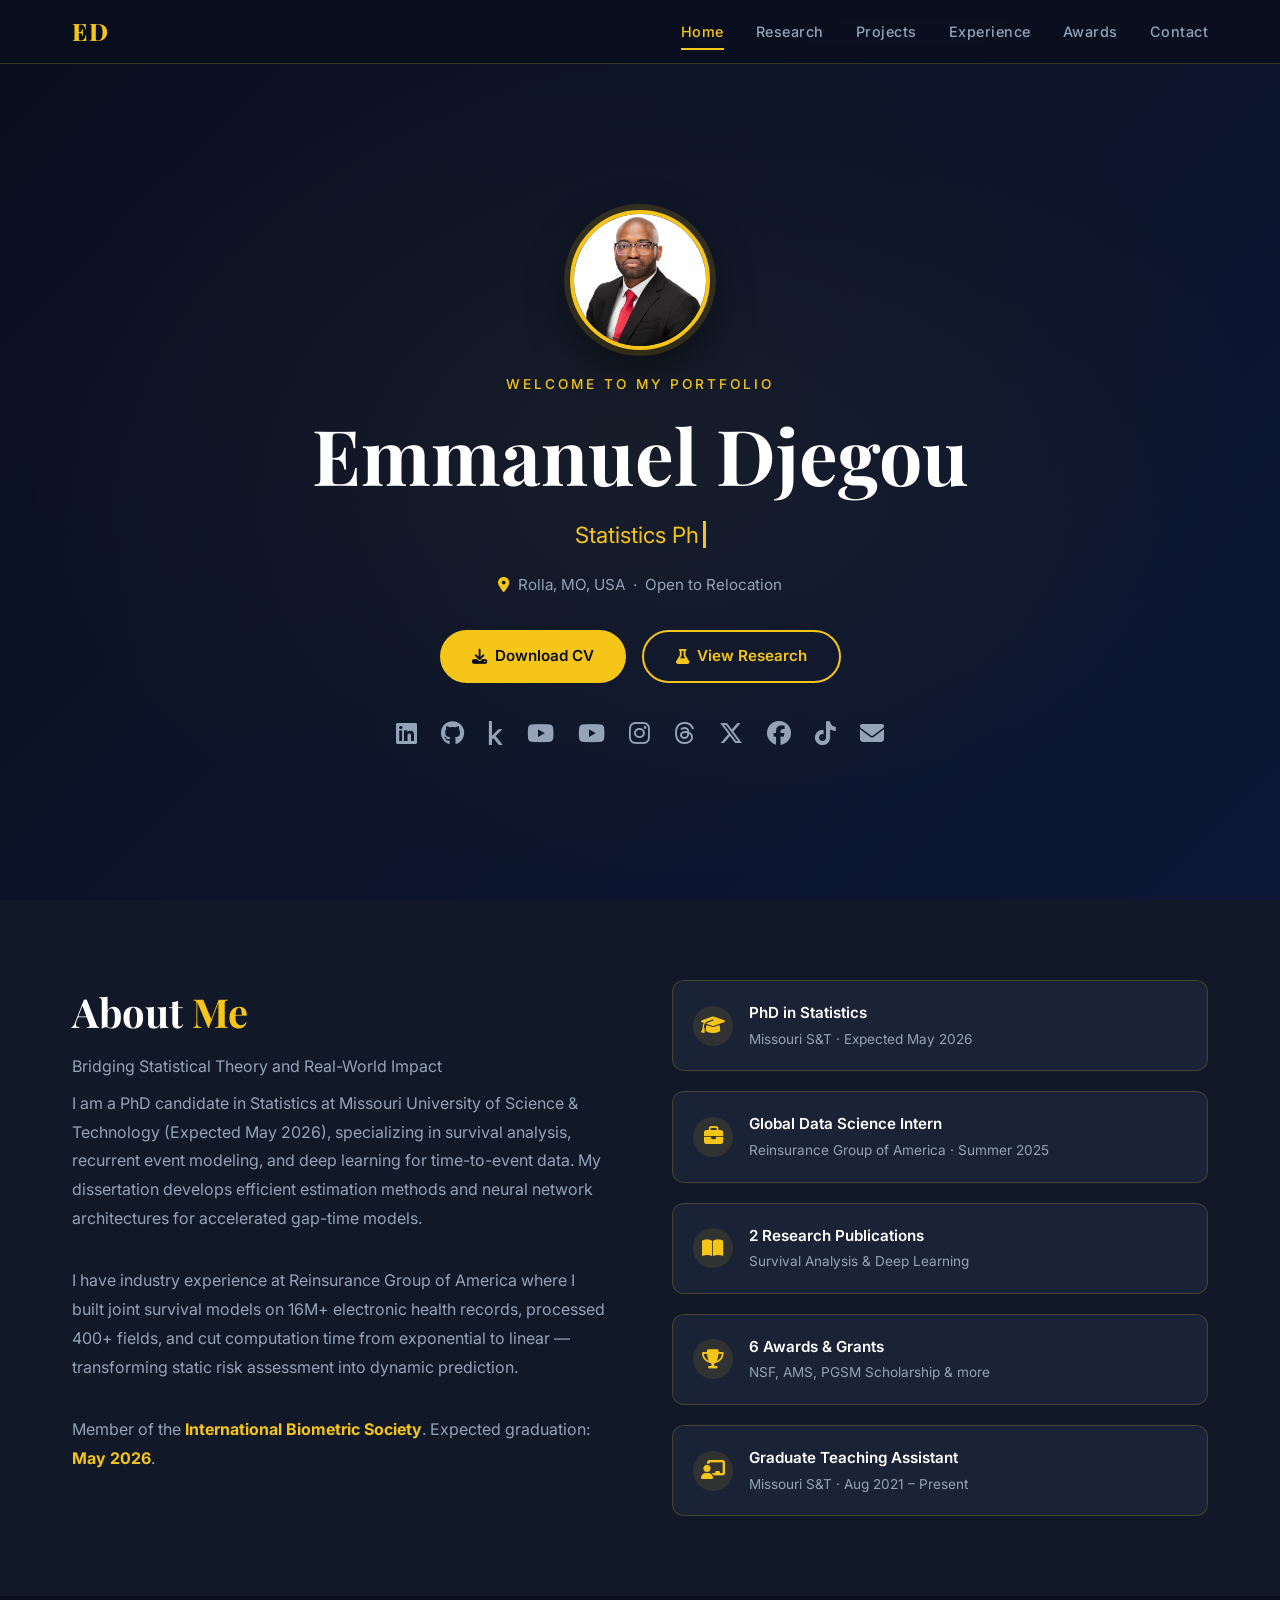
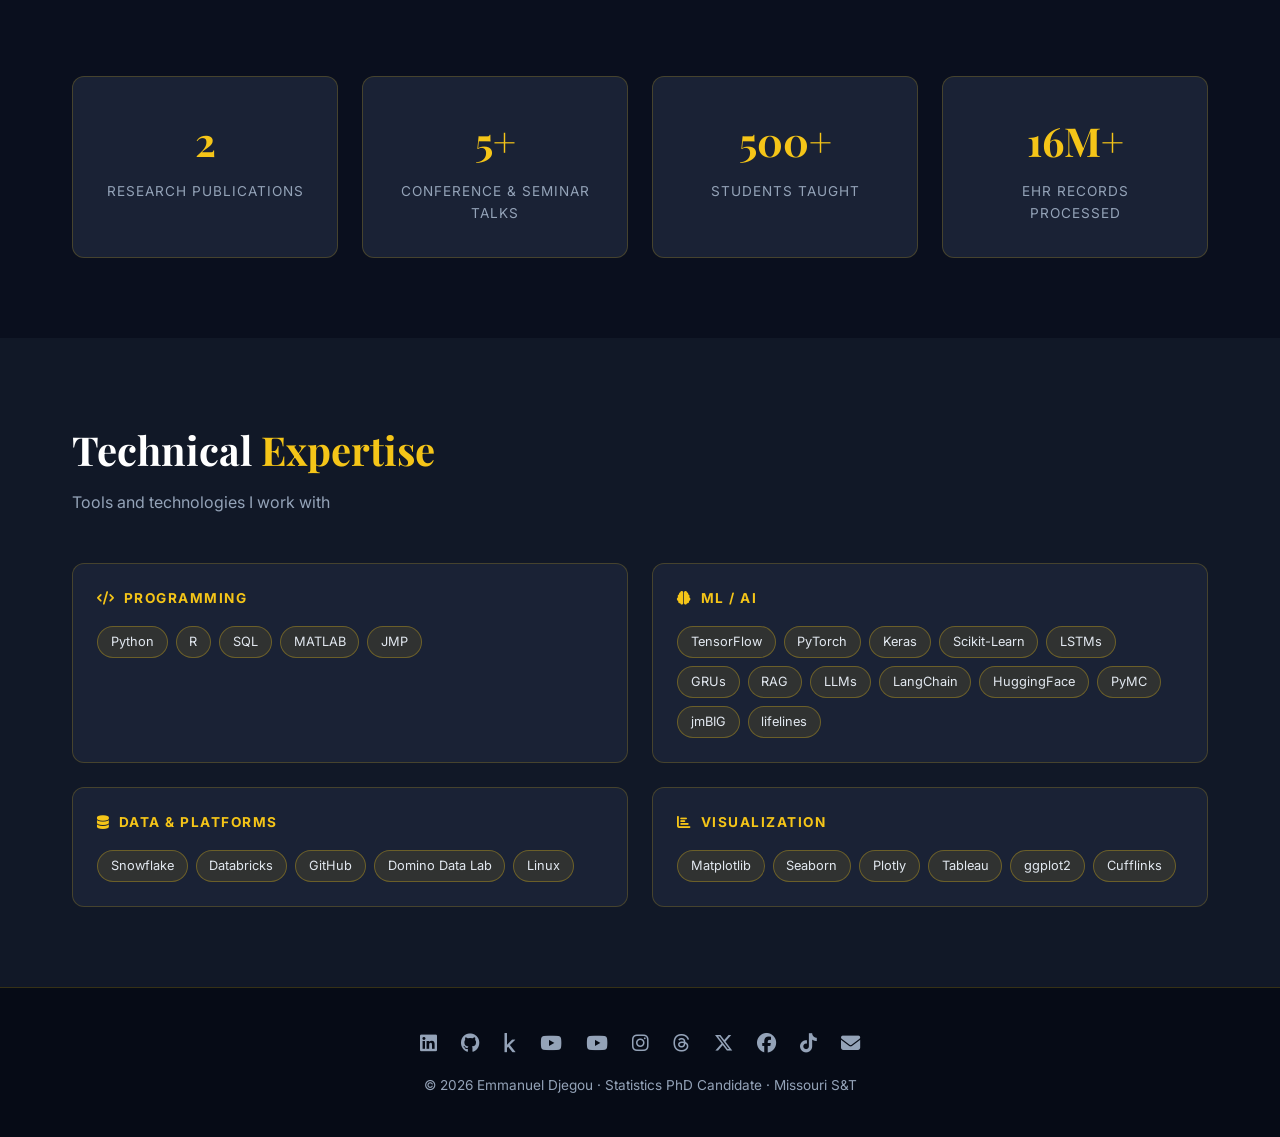
<file: index.html>
<!DOCTYPE html>
<html lang="en">
<head>
  <meta charset="UTF-8">
  <meta name="viewport" content="width=device-width, initial-scale=1.0">
  <meta name="description" content="Emmanuel Djegou — Statistics PhD Candidate at Missouri S&T specializing in survival analysis, deep learning, and recurrent event modeling.">
  <meta name="keywords" content="Emmanuel Djegou, Statistics, PhD, Survival Analysis, Deep Learning, Recurrent Events, Data Science, Missouri S&T">
  <meta property="og:title" content="Emmanuel Djegou | Statistics PhD & Data Scientist">
  <meta property="og:description" content="PhD candidate specializing in survival analysis, deep learning, and joint modeling for time-to-event data.">
  <meta property="og:image" content="images/profile.jpg">
  <meta property="og:type" content="website">
  <title>Emmanuel Djegou | Statistics PhD &amp; Data Scientist</title>
  <link rel="preconnect" href="https://fonts.googleapis.com">
  <link rel="preconnect" href="https://fonts.gstatic.com" crossorigin>
  <link href="https://fonts.googleapis.com/css2?family=Inter:wght@300;400;500;600;700&family=Playfair+Display:wght@400;600;700&display=swap" rel="stylesheet">
  <link rel="stylesheet" href="https://cdnjs.cloudflare.com/ajax/libs/font-awesome/6.5.0/css/all.min.css">
  <link rel="stylesheet" href="css/style.css">
  <link rel="stylesheet" href="css/animations.css">
</head>
<body>

  <!-- NAV -->
  <nav class="navbar">
    <div class="nav-container">
      <a href="index.html" class="nav-logo">ED</a>
      <button class="hamburger" aria-label="Toggle menu" aria-expanded="false">
        <span></span><span></span><span></span>
      </button>
      <ul class="nav-links">
        <li><a href="index.html">Home</a></li>
        <li><a href="research.html">Research</a></li>
        <li><a href="projects.html">Projects</a></li>
        <li><a href="experience.html">Experience</a></li>
        <li><a href="awards.html">Awards</a></li>
        <li><a href="contact.html">Contact</a></li>
      </ul>
    </div>
  </nav>

  <!-- HERO -->
  <section class="hero">
    <div class="hero-content">
      <div class="hero-photo-wrapper">
        <img src="images/profile.jpg" alt="Emmanuel Djegou" class="hero-photo">
      </div>
      <p class="hero-eyebrow">Welcome to my portfolio</p>
      <h1 class="hero-name">Emmanuel Djegou</h1>
      <div class="hero-subtitle-wrapper">
        <span id="typing-text"></span><span class="typing-cursor"></span>
      </div>
      <p class="hero-location"><i class="fas fa-map-marker-alt"></i> Rolla, MO, USA &nbsp;&middot;&nbsp; Open to Relocation</p>
      <div class="hero-cta">
        <a href="files/cv.pdf" class="btn-primary" download><i class="fas fa-download"></i> Download CV</a>
        <a href="research.html" class="btn-secondary"><i class="fas fa-flask"></i> View Research</a>
      </div>
      <div class="hero-social">
        <a href="https://www.linkedin.com/in/emmanuel-djegou-5652b2254/" target="_blank" rel="noopener" title="LinkedIn"><i class="fab fa-linkedin"></i></a>
        <a href="https://github.com/EmmanuelMasavoDjegou" target="_blank" rel="noopener" title="GitHub"><i class="fab fa-github"></i></a>
        <a href="https://www.kaggle.com/emmanueldjegou" target="_blank" rel="noopener" title="Kaggle"><i class="fab fa-kaggle"></i></a>
        <a href="https://www.youtube.com/@EmmanuelDjegou44" target="_blank" rel="noopener" title="YouTube (English)"><i class="fab fa-youtube"></i></a>
        <a href="https://youtube.com/@emmanueldjegoufrench?si=NLRr75OeWUKPDOxr" target="_blank" rel="noopener" title="YouTube (French)"><i class="fab fa-youtube"></i></a>
        <a href="https://www.instagram.com/emmanuel.djegou.official/" target="_blank" rel="noopener" title="Instagram"><i class="fab fa-instagram"></i></a>
        <a href="https://www.threads.com/@emmanuel.djegou.official" target="_blank" rel="noopener" title="Threads"><i class="fab fa-threads"></i></a>
        <a href="https://x.com/EmmanuelDj95381" target="_blank" rel="noopener" title="X (Twitter)"><i class="fab fa-x-twitter"></i></a>
        <a href="https://www.facebook.com/profile.php?id=61575435084025" target="_blank" rel="noopener" title="Facebook"><i class="fab fa-facebook"></i></a>
        <a href="https://www.tiktok.com/@emmanuel.djegou.official" target="_blank" rel="noopener" title="TikTok"><i class="fab fa-tiktok"></i></a>
        <a href="mailto:emmanueldjegou5@gmail.com" title="Email"><i class="fas fa-envelope"></i></a>
      </div>
    </div>
  </section>

  <!-- ABOUT -->
  <section class="about-section">
    <div class="section-container">
      <div class="about-grid">
        <div class="about-text reveal">
          <h2 class="section-title">About <span>Me</span></h2>
          <p class="section-subtitle">Bridging Statistical Theory and Real-World Impact</p>
          <p>I am a PhD candidate in Statistics at Missouri University of Science &amp; Technology (Expected May 2026), specializing in survival analysis, recurrent event modeling, and deep learning for time-to-event data. My dissertation develops efficient estimation methods and neural network architectures for accelerated gap-time models.</p>
          <br>
          <p>I have industry experience at Reinsurance Group of America where I built joint survival models on 16M+ electronic health records, processed 400+ fields, and cut computation time from exponential to linear — transforming static risk assessment into dynamic prediction.</p>
          <br>
          <p>Member of the <strong style="color: var(--accent)">International Biometric Society</strong>. Expected graduation: <strong style="color: var(--accent)">May 2026</strong>.</p>
        </div>
        <div class="about-highlights reveal reveal-delay-2">
          <div class="highlight-item">
            <i class="fas fa-graduation-cap"></i>
            <div>
              <h4>PhD in Statistics</h4>
              <p>Missouri S&amp;T &middot; Expected May 2026</p>
            </div>
          </div>
          <div class="highlight-item">
            <i class="fas fa-briefcase"></i>
            <div>
              <h4>Global Data Science Intern</h4>
              <p>Reinsurance Group of America &middot; Summer 2025</p>
            </div>
          </div>
          <div class="highlight-item">
            <i class="fas fa-book-open"></i>
            <div>
              <h4>2 Research Publications</h4>
              <p>Survival Analysis &amp; Deep Learning</p>
            </div>
          </div>
          <div class="highlight-item">
            <i class="fas fa-trophy"></i>
            <div>
              <h4>6 Awards &amp; Grants</h4>
              <p>NSF, AMS, PGSM Scholarship &amp; more</p>
            </div>
          </div>
          <div class="highlight-item">
            <i class="fas fa-chalkboard-teacher"></i>
            <div>
              <h4>Graduate Teaching Assistant</h4>
              <p>Missouri S&amp;T &middot; Aug 2021 &ndash; Present</p>
            </div>
          </div>
        </div>
      </div>
    </div>
  </section>

  <!-- STATS -->
  <section class="stats-section">
    <div class="section-container">
      <div class="stats-grid">
        <div class="stat-card reveal reveal-delay-1">
          <div class="stat-number">2</div>
          <div class="stat-label">Research Publications</div>
        </div>
        <div class="stat-card reveal reveal-delay-2">
          <div class="stat-number">5+</div>
          <div class="stat-label">Conference &amp; Seminar Talks</div>
        </div>
        <div class="stat-card reveal reveal-delay-3">
          <div class="stat-number">500+</div>
          <div class="stat-label">Students Taught</div>
        </div>
        <div class="stat-card reveal reveal-delay-4">
          <div class="stat-number">16M+</div>
          <div class="stat-label">EHR Records Processed</div>
        </div>
      </div>
    </div>
  </section>

  <!-- SKILLS -->
  <section class="skills-section">
    <div class="section-container">
      <h2 class="section-title reveal">Technical <span>Expertise</span></h2>
      <p class="section-subtitle reveal">Tools and technologies I work with</p>
      <div class="skills-grid">
        <div class="skill-category reveal reveal-delay-1">
          <h3><i class="fas fa-code"></i> Programming</h3>
          <div class="skill-tags">
            <span class="skill-tag">Python</span>
            <span class="skill-tag">R</span>
            <span class="skill-tag">SQL</span>
            <span class="skill-tag">MATLAB</span>
            <span class="skill-tag">JMP</span>
          </div>
        </div>
        <div class="skill-category reveal reveal-delay-2">
          <h3><i class="fas fa-brain"></i> ML / AI</h3>
          <div class="skill-tags">
            <span class="skill-tag">TensorFlow</span>
            <span class="skill-tag">PyTorch</span>
            <span class="skill-tag">Keras</span>
            <span class="skill-tag">Scikit-Learn</span>
            <span class="skill-tag">LSTMs</span>
            <span class="skill-tag">GRUs</span>
            <span class="skill-tag">RAG</span>
            <span class="skill-tag">LLMs</span>
            <span class="skill-tag">LangChain</span>
            <span class="skill-tag">HuggingFace</span>
            <span class="skill-tag">PyMC</span>
            <span class="skill-tag">jmBIG</span>
            <span class="skill-tag">lifelines</span>
          </div>
        </div>
        <div class="skill-category reveal reveal-delay-3">
          <h3><i class="fas fa-database"></i> Data &amp; Platforms</h3>
          <div class="skill-tags">
            <span class="skill-tag">Snowflake</span>
            <span class="skill-tag">Databricks</span>
            <span class="skill-tag">GitHub</span>
            <span class="skill-tag">Domino Data Lab</span>
            <span class="skill-tag">Linux</span>
          </div>
        </div>
        <div class="skill-category reveal reveal-delay-4">
          <h3><i class="fas fa-chart-bar"></i> Visualization</h3>
          <div class="skill-tags">
            <span class="skill-tag">Matplotlib</span>
            <span class="skill-tag">Seaborn</span>
            <span class="skill-tag">Plotly</span>
            <span class="skill-tag">Tableau</span>
            <span class="skill-tag">ggplot2</span>
            <span class="skill-tag">Cufflinks</span>
          </div>
        </div>
      </div>
    </div>
  </section>

  <!-- FOOTER -->
  <footer>
    <div class="footer-social">
      <a href="https://www.linkedin.com/in/emmanuel-djegou-5652b2254/" target="_blank" rel="noopener" title="LinkedIn"><i class="fab fa-linkedin"></i></a>
      <a href="https://github.com/EmmanuelMasavoDjegou" target="_blank" rel="noopener" title="GitHub"><i class="fab fa-github"></i></a>
      <a href="https://www.kaggle.com/emmanueldjegou" target="_blank" rel="noopener" title="Kaggle"><i class="fab fa-kaggle"></i></a>
      <a href="https://www.youtube.com/@EmmanuelDjegou44" target="_blank" rel="noopener" title="YouTube (English)"><i class="fab fa-youtube"></i></a>
      <a href="https://youtube.com/@emmanueldjegoufrench?si=NLRr75OeWUKPDOxr" target="_blank" rel="noopener" title="YouTube (French)"><i class="fab fa-youtube"></i></a>
      <a href="https://www.instagram.com/emmanuel.djegou.official/" target="_blank" rel="noopener" title="Instagram"><i class="fab fa-instagram"></i></a>
      <a href="https://www.threads.com/@emmanuel.djegou.official" target="_blank" rel="noopener" title="Threads"><i class="fab fa-threads"></i></a>
      <a href="https://x.com/EmmanuelDj95381" target="_blank" rel="noopener" title="X (Twitter)"><i class="fab fa-x-twitter"></i></a>
      <a href="https://www.facebook.com/profile.php?id=61575435084025" target="_blank" rel="noopener" title="Facebook"><i class="fab fa-facebook"></i></a>
      <a href="https://www.tiktok.com/@emmanuel.djegou.official" target="_blank" rel="noopener" title="TikTok"><i class="fab fa-tiktok"></i></a>
      <a href="mailto:emmanueldjegou5@gmail.com" title="Email"><i class="fas fa-envelope"></i></a>
    </div>
    <p>&copy; 2026 Emmanuel Djegou &middot; Statistics PhD Candidate &middot; Missouri S&amp;T</p>
  </footer>

  <script src="js/main.js"></script>
</body>
</html>
</file>
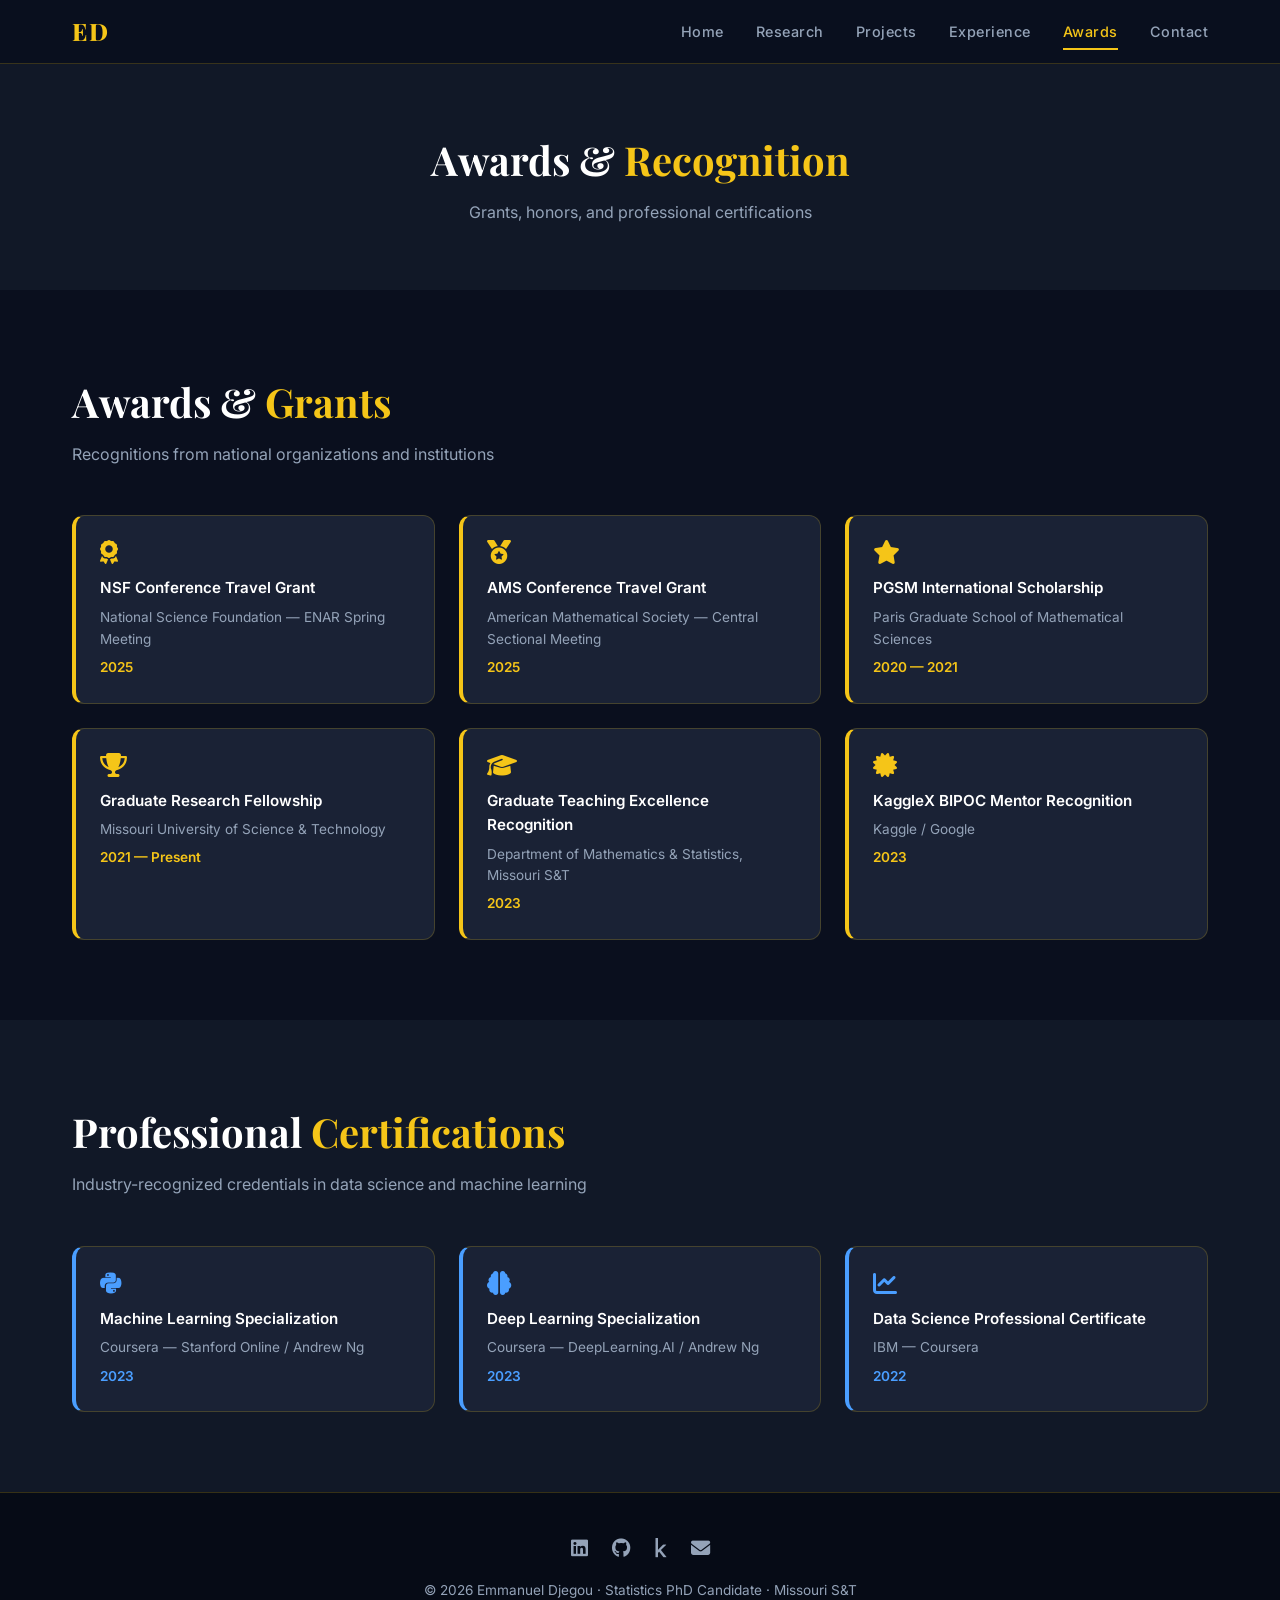
<file: awards.html>
<!DOCTYPE html>
<html lang="en">
<head>
  <meta charset="UTF-8">
  <meta name="viewport" content="width=device-width, initial-scale=1.0">
  <meta name="description" content="Emmanuel Djegou — Awards, grants, and professional certifications.">
  <title>Awards | Emmanuel Djegou</title>
  <link rel="preconnect" href="https://fonts.googleapis.com">
  <link rel="preconnect" href="https://fonts.gstatic.com" crossorigin>
  <link href="https://fonts.googleapis.com/css2?family=Inter:wght@300;400;500;600;700&family=Playfair+Display:wght@400;600;700&display=swap" rel="stylesheet">
  <link rel="stylesheet" href="https://cdnjs.cloudflare.com/ajax/libs/font-awesome/6.5.0/css/all.min.css">
  <link rel="stylesheet" href="css/style.css">
  <link rel="stylesheet" href="css/animations.css">
</head>
<body>

  <!-- NAV -->
  <nav class="navbar">
    <div class="nav-container">
      <a href="index.html" class="nav-logo">ED</a>
      <button class="hamburger" aria-label="Toggle menu" aria-expanded="false">
        <span></span><span></span><span></span>
      </button>
      <ul class="nav-links">
        <li><a href="index.html">Home</a></li>
        <li><a href="research.html">Research</a></li>
        <li><a href="projects.html">Projects</a></li>
        <li><a href="experience.html">Experience</a></li>
        <li><a href="awards.html">Awards</a></li>
        <li><a href="contact.html">Contact</a></li>
      </ul>
    </div>
  </nav>

  <!-- PAGE HEADER -->
  <div class="page-header">
    <h1 class="section-title">Awards &amp; <span>Recognition</span></h1>
    <p class="section-subtitle">Grants, honors, and professional certifications</p>
  </div>

  <!-- AWARDS -->
  <section>
    <div class="section-container">
      <h2 class="section-title reveal">Awards &amp; <span>Grants</span></h2>
      <p class="section-subtitle reveal">Recognitions from national organizations and institutions</p>

      <div class="awards-grid">

        <div class="award-card reveal reveal-delay-1">
          <i class="fas fa-award" style="color: var(--accent); font-size: 1.5rem; margin-bottom: 0.75rem; display: block;"></i>
          <p class="award-title">NSF Conference Travel Grant</p>
          <p class="award-org">National Science Foundation &mdash; ENAR Spring Meeting</p>
          <p class="award-date">2025</p>
        </div>

        <div class="award-card reveal reveal-delay-2">
          <i class="fas fa-medal" style="color: var(--accent); font-size: 1.5rem; margin-bottom: 0.75rem; display: block;"></i>
          <p class="award-title">AMS Conference Travel Grant</p>
          <p class="award-org">American Mathematical Society &mdash; Central Sectional Meeting</p>
          <p class="award-date">2025</p>
        </div>

        <div class="award-card reveal reveal-delay-3">
          <i class="fas fa-star" style="color: var(--accent); font-size: 1.5rem; margin-bottom: 0.75rem; display: block;"></i>
          <p class="award-title">PGSM International Scholarship</p>
          <p class="award-org">Paris Graduate School of Mathematical Sciences</p>
          <p class="award-date">2020 &mdash; 2021</p>
        </div>

        <div class="award-card reveal reveal-delay-4">
          <i class="fas fa-trophy" style="color: var(--accent); font-size: 1.5rem; margin-bottom: 0.75rem; display: block;"></i>
          <p class="award-title">Graduate Research Fellowship</p>
          <p class="award-org">Missouri University of Science &amp; Technology</p>
          <p class="award-date">2021 &mdash; Present</p>
        </div>

        <div class="award-card reveal reveal-delay-1">
          <i class="fas fa-graduation-cap" style="color: var(--accent); font-size: 1.5rem; margin-bottom: 0.75rem; display: block;"></i>
          <p class="award-title">Graduate Teaching Excellence Recognition</p>
          <p class="award-org">Department of Mathematics &amp; Statistics, Missouri S&amp;T</p>
          <p class="award-date">2023</p>
        </div>

        <div class="award-card reveal reveal-delay-2">
          <i class="fas fa-certificate" style="color: var(--accent); font-size: 1.5rem; margin-bottom: 0.75rem; display: block;"></i>
          <p class="award-title">KaggleX BIPOC Mentor Recognition</p>
          <p class="award-org">Kaggle / Google</p>
          <p class="award-date">2023</p>
        </div>

      </div>
    </div>
  </section>

  <!-- CERTIFICATIONS -->
  <section style="background: var(--bg-secondary);">
    <div class="section-container">
      <h2 class="section-title reveal">Professional <span>Certifications</span></h2>
      <p class="section-subtitle reveal">Industry-recognized credentials in data science and machine learning</p>

      <div class="awards-grid">

        <div class="cert-card reveal reveal-delay-1">
          <i class="fab fa-python" style="color: #4a9eff; font-size: 1.5rem; margin-bottom: 0.75rem; display: block;"></i>
          <p class="cert-title">Machine Learning Specialization</p>
          <p class="cert-issuer">Coursera &mdash; Stanford Online / Andrew Ng</p>
          <p class="cert-date">2023</p>
        </div>

        <div class="cert-card reveal reveal-delay-2">
          <i class="fas fa-brain" style="color: #4a9eff; font-size: 1.5rem; margin-bottom: 0.75rem; display: block;"></i>
          <p class="cert-title">Deep Learning Specialization</p>
          <p class="cert-issuer">Coursera &mdash; DeepLearning.AI / Andrew Ng</p>
          <p class="cert-date">2023</p>
        </div>

        <div class="cert-card reveal reveal-delay-3">
          <i class="fas fa-chart-line" style="color: #4a9eff; font-size: 1.5rem; margin-bottom: 0.75rem; display: block;"></i>
          <p class="cert-title">Data Science Professional Certificate</p>
          <p class="cert-issuer">IBM &mdash; Coursera</p>
          <p class="cert-date">2022</p>
        </div>

      </div>
    </div>
  </section>

  <!-- FOOTER -->
  <footer>
    <div class="footer-social">
      <a href="https://linkedin.com/in/emmanuel-djegou-5652b2254" target="_blank" rel="noopener"><i class="fab fa-linkedin"></i></a>
      <a href="https://github.com/EmmanuelMasavoDjegou" target="_blank" rel="noopener"><i class="fab fa-github"></i></a>
      <a href="https://www.kaggle.com/emmanueldjegou" target="_blank" rel="noopener"><i class="fab fa-kaggle"></i></a>
      <a href="mailto:emmanueldjegou5@gmail.com"><i class="fas fa-envelope"></i></a>
    </div>
    <p>&copy; 2026 Emmanuel Djegou &middot; Statistics PhD Candidate &middot; Missouri S&amp;T</p>
  </footer>

  <script src="js/main.js"></script>
</body>
</html>
</file>
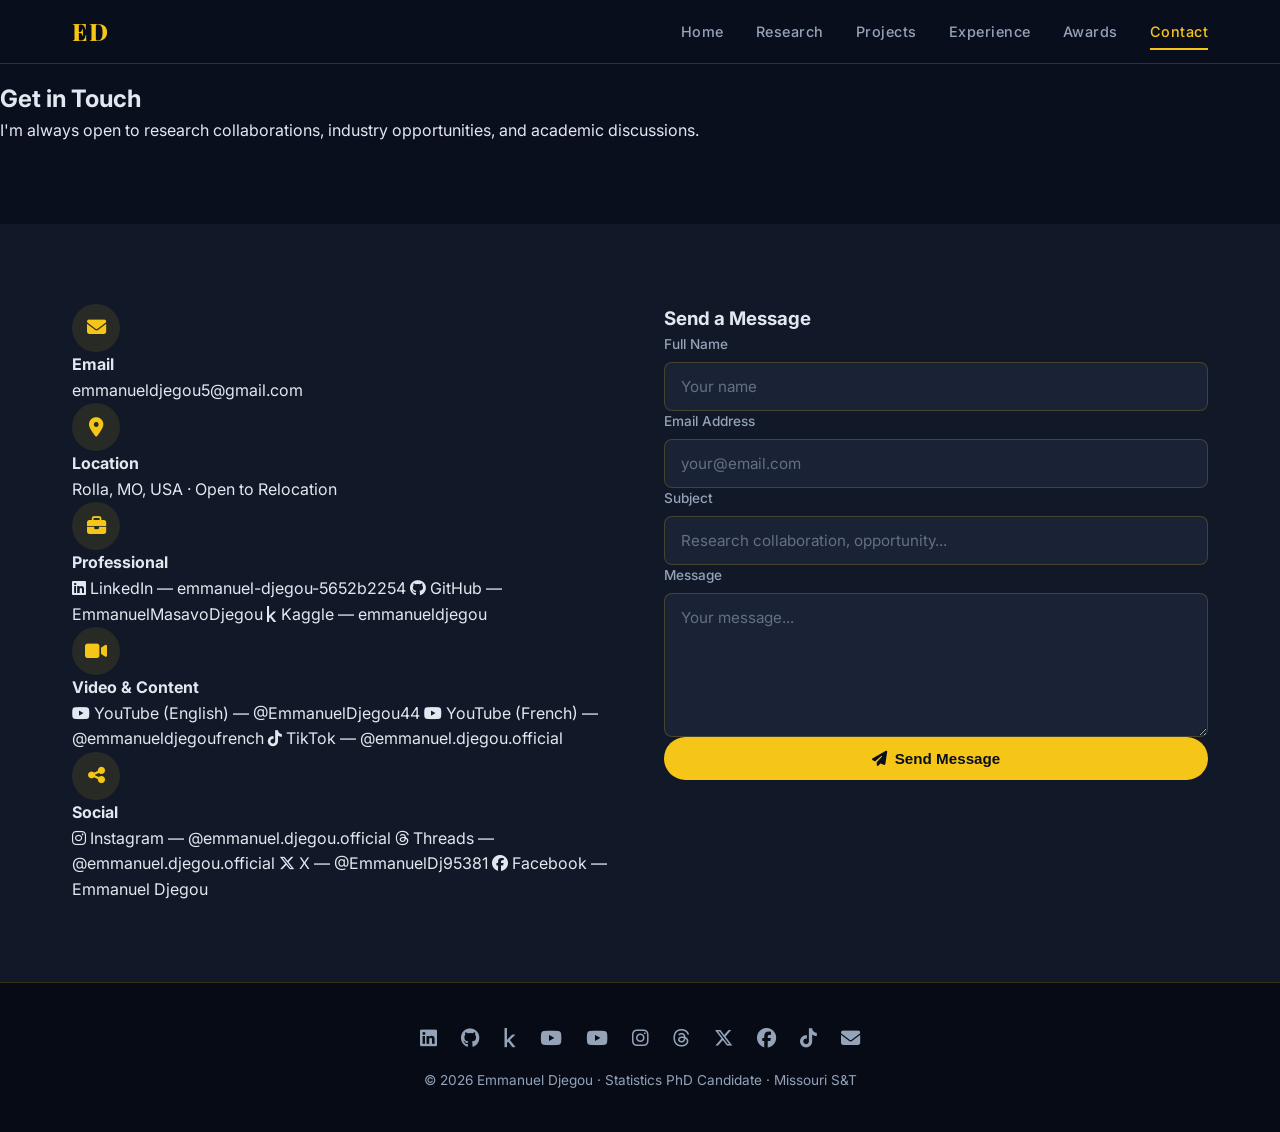
<file: contact.html>
<!DOCTYPE html>
<html lang="en">
<head>
  <meta charset="UTF-8">
  <meta name="viewport" content="width=device-width, initial-scale=1.0">
  <meta name="description" content="Contact Emmanuel Djegou — Statistics PhD Candidate at Missouri S&T.">
  <title>Contact | Emmanuel Djegou</title>
  <link rel="preconnect" href="https://fonts.googleapis.com">
  <link rel="preconnect" href="https://fonts.gstatic.com" crossorigin>
  <link href="https://fonts.googleapis.com/css2?family=Inter:wght@300;400;500;600;700&family=Playfair+Display:wght@400;600;700&display=swap" rel="stylesheet">
  <link rel="stylesheet" href="https://cdnjs.cloudflare.com/ajax/libs/font-awesome/6.5.0/css/all.min.css">
  <link rel="stylesheet" href="css/style.css">
  <link rel="stylesheet" href="css/animations.css">
</head>
<body>

  <nav class="navbar">
    <div class="nav-container">
      <a href="index.html" class="nav-logo">ED</a>
      <button class="hamburger" aria-label="Toggle menu" aria-expanded="false">
        <span></span><span></span><span></span>
      </button>
      <ul class="nav-links">
        <li><a href="index.html">Home</a></li>
        <li><a href="research.html">Research</a></li>
        <li><a href="projects.html">Projects</a></li>
        <li><a href="experience.html">Experience</a></li>
        <li><a href="awards.html">Awards</a></li>
        <li><a href="contact.html">Contact</a></li>
      </ul>
    </div>
  </nav>

  <section class="page-hero">
    <div class="page-hero-content reveal">
      <h1 class="page-title">Get in <span>Touch</span></h1>
      <p class="page-subtitle">I'm always open to research collaborations, industry opportunities, and academic discussions.</p>
    </div>
  </section>

  <section class="contact-section">
    <div class="section-container">
      <div class="contact-grid">

        <div class="contact-info reveal">

          <div class="contact-item">
            <div class="contact-icon"><i class="fas fa-envelope"></i></div>
            <div>
              <h4>Email</h4>
              <a href="mailto:emmanueldjegou5@gmail.com">emmanueldjegou5@gmail.com</a>
            </div>
          </div>

          <div class="contact-item">
            <div class="contact-icon"><i class="fas fa-map-marker-alt"></i></div>
            <div>
              <h4>Location</h4>
              <p>Rolla, MO, USA &middot; Open to Relocation</p>
            </div>
          </div>

          <div class="contact-item">
            <div class="contact-icon"><i class="fas fa-briefcase"></i></div>
            <div>
              <h4>Professional</h4>
              <div class="social-links-list">
                <a href="https://www.linkedin.com/in/emmanuel-djegou-5652b2254/" target="_blank" rel="noopener"><i class="fab fa-linkedin"></i> LinkedIn &mdash; emmanuel-djegou-5652b2254</a>
                <a href="https://github.com/EmmanuelMasavoDjegou" target="_blank" rel="noopener"><i class="fab fa-github"></i> GitHub &mdash; EmmanuelMasavoDjegou</a>
                <a href="https://www.kaggle.com/emmanueldjegou" target="_blank" rel="noopener"><i class="fab fa-kaggle"></i> Kaggle &mdash; emmanueldjegou</a>
              </div>
            </div>
          </div>

          <div class="contact-item">
            <div class="contact-icon"><i class="fas fa-video"></i></div>
            <div>
              <h4>Video &amp; Content</h4>
              <div class="social-links-list">
                <a href="https://www.youtube.com/@EmmanuelDjegou44" target="_blank" rel="noopener"><i class="fab fa-youtube"></i> YouTube (English) &mdash; @EmmanuelDjegou44</a>
                <a href="https://youtube.com/@emmanueldjegoufrench" target="_blank" rel="noopener"><i class="fab fa-youtube"></i> YouTube (French) &mdash; @emmanueldjegoufrench</a>
                <a href="https://www.tiktok.com/@emmanuel.djegou.official" target="_blank" rel="noopener"><i class="fab fa-tiktok"></i> TikTok &mdash; @emmanuel.djegou.official</a>
              </div>
            </div>
          </div>

          <div class="contact-item">
            <div class="contact-icon"><i class="fas fa-share-alt"></i></div>
            <div>
              <h4>Social</h4>
              <div class="social-links-list">
                <a href="https://www.instagram.com/emmanuel.djegou.official/" target="_blank" rel="noopener"><i class="fab fa-instagram"></i> Instagram &mdash; @emmanuel.djegou.official</a>
                <a href="https://www.threads.com/@emmanuel.djegou.official" target="_blank" rel="noopener"><i class="fab fa-threads"></i> Threads &mdash; @emmanuel.djegou.official</a>
                <a href="https://x.com/EmmanuelDj95381" target="_blank" rel="noopener"><i class="fab fa-x-twitter"></i> X &mdash; @EmmanuelDj95381</a>
                <a href="https://www.facebook.com/profile.php?id=61575435084025" target="_blank" rel="noopener"><i class="fab fa-facebook"></i> Facebook &mdash; Emmanuel Djegou</a>
              </div>
            </div>
          </div>

        </div>

        <div class="contact-form-wrapper reveal reveal-delay-2">
          <h3>Send a Message</h3>
          <form id="contact-form" novalidate>
            <div class="form-group">
              <label for="name">Full Name</label>
              <input type="text" id="name" name="name" placeholder="Your name" required>
            </div>
            <div class="form-group">
              <label for="email">Email Address</label>
              <input type="email" id="email" name="email" placeholder="your@email.com" required>
            </div>
            <div class="form-group">
              <label for="subject">Subject</label>
              <input type="text" id="subject" name="subject" placeholder="Research collaboration, opportunity...">
            </div>
            <div class="form-group">
              <label for="message">Message</label>
              <textarea id="message" name="message" rows="6" placeholder="Your message..." required></textarea>
            </div>
            <button type="submit" class="btn-primary" style="width:100%;justify-content:center;">
              <i class="fas fa-paper-plane"></i> Send Message
            </button>
          </form>
        </div>

      </div>
    </div>
  </section>

  <footer>
    <div class="footer-social">
      <a href="https://www.linkedin.com/in/emmanuel-djegou-5652b2254/" target="_blank" rel="noopener" title="LinkedIn"><i class="fab fa-linkedin"></i></a>
      <a href="https://github.com/EmmanuelMasavoDjegou" target="_blank" rel="noopener" title="GitHub"><i class="fab fa-github"></i></a>
      <a href="https://www.kaggle.com/emmanueldjegou" target="_blank" rel="noopener" title="Kaggle"><i class="fab fa-kaggle"></i></a>
      <a href="https://www.youtube.com/@EmmanuelDjegou44" target="_blank" rel="noopener" title="YouTube English"><i class="fab fa-youtube"></i></a>
      <a href="https://youtube.com/@emmanueldjegoufrench" target="_blank" rel="noopener" title="YouTube French"><i class="fab fa-youtube"></i></a>
      <a href="https://www.instagram.com/emmanuel.djegou.official/" target="_blank" rel="noopener" title="Instagram"><i class="fab fa-instagram"></i></a>
      <a href="https://www.threads.com/@emmanuel.djegou.official" target="_blank" rel="noopener" title="Threads"><i class="fab fa-threads"></i></a>
      <a href="https://x.com/EmmanuelDj95381" target="_blank" rel="noopener" title="X"><i class="fab fa-x-twitter"></i></a>
      <a href="https://www.facebook.com/profile.php?id=61575435084025" target="_blank" rel="noopener" title="Facebook"><i class="fab fa-facebook"></i></a>
      <a href="https://www.tiktok.com/@emmanuel.djegou.official" target="_blank" rel="noopener" title="TikTok"><i class="fab fa-tiktok"></i></a>
      <a href="mailto:emmanueldjegou5@gmail.com" title="Email"><i class="fas fa-envelope"></i></a>
    </div>
    <p>&copy; 2026 Emmanuel Djegou &middot; Statistics PhD Candidate &middot; Missouri S&amp;T</p>
  </footer>

  <script src="js/main.js"></script>
</body>
</html>
</file>
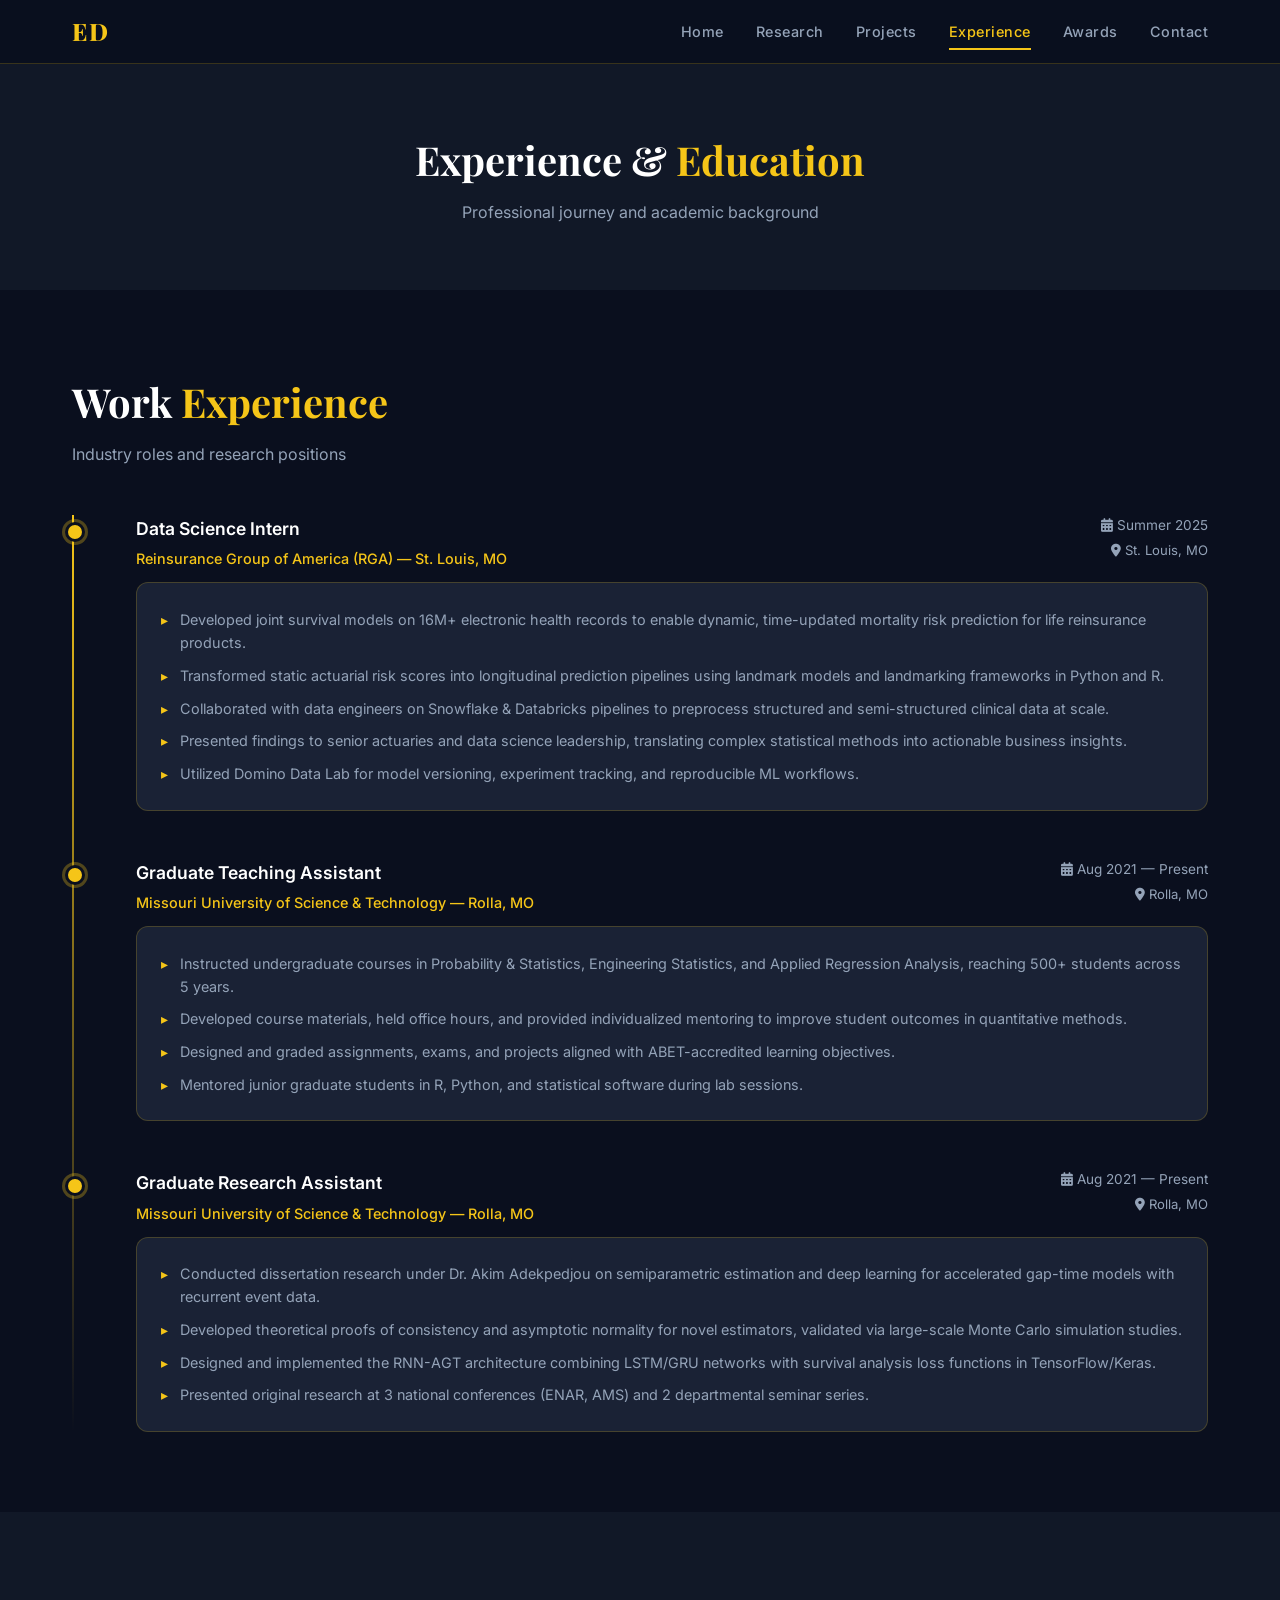
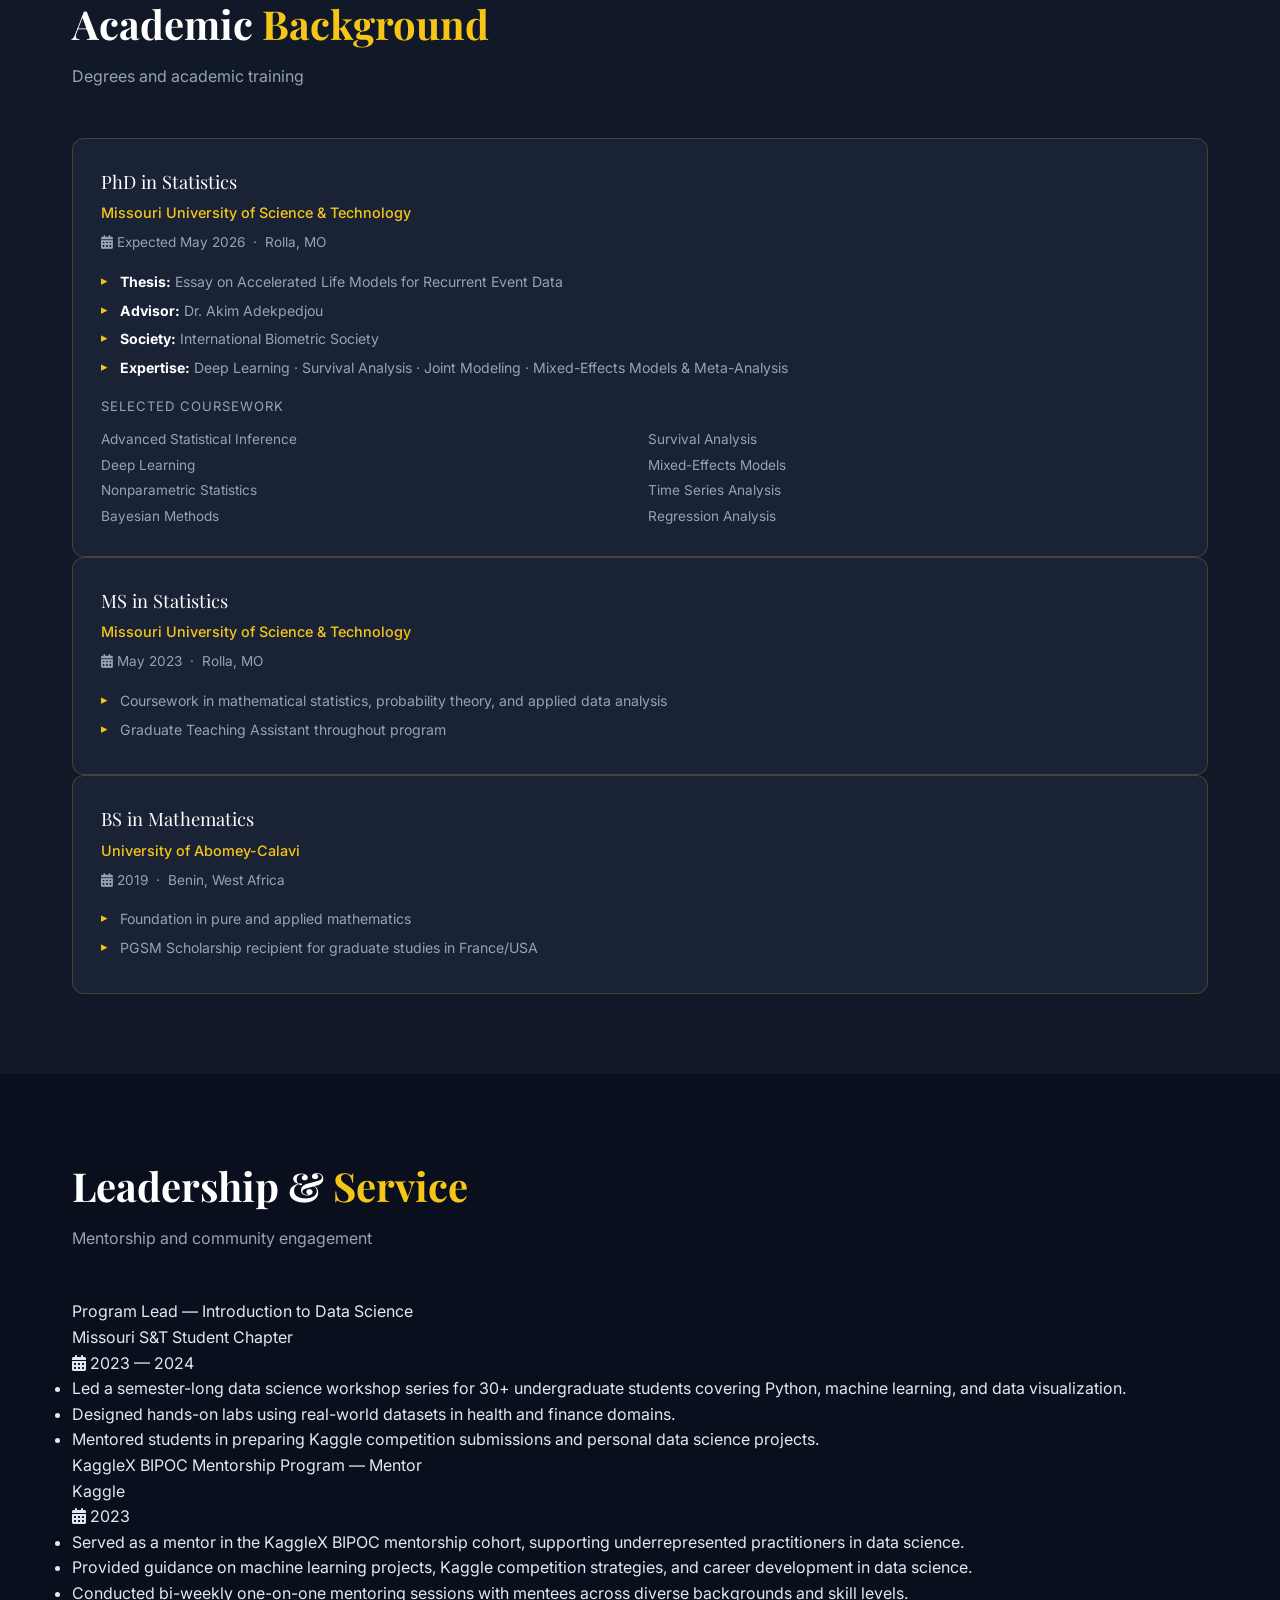
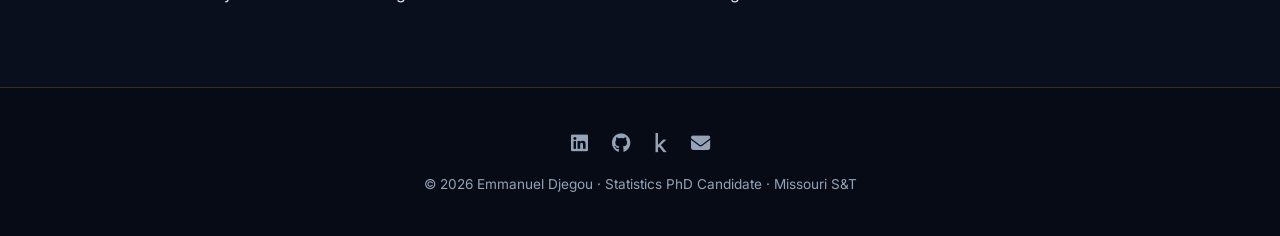
<file: experience.html>
<!DOCTYPE html>
<html lang="en">
<head>
  <meta charset="UTF-8">
  <meta name="viewport" content="width=device-width, initial-scale=1.0">
  <meta name="description" content="Emmanuel Djegou — Work experience, education, and leadership in statistics and data science.">
  <title>Experience | Emmanuel Djegou</title>
  <link rel="preconnect" href="https://fonts.googleapis.com">
  <link rel="preconnect" href="https://fonts.gstatic.com" crossorigin>
  <link href="https://fonts.googleapis.com/css2?family=Inter:wght@300;400;500;600;700&family=Playfair+Display:wght@400;600;700&display=swap" rel="stylesheet">
  <link rel="stylesheet" href="https://cdnjs.cloudflare.com/ajax/libs/font-awesome/6.5.0/css/all.min.css">
  <link rel="stylesheet" href="css/style.css">
  <link rel="stylesheet" href="css/animations.css">
</head>
<body>

  <!-- NAV -->
  <nav class="navbar">
    <div class="nav-container">
      <a href="index.html" class="nav-logo">ED</a>
      <button class="hamburger" aria-label="Toggle menu" aria-expanded="false">
        <span></span><span></span><span></span>
      </button>
      <ul class="nav-links">
        <li><a href="index.html">Home</a></li>
        <li><a href="research.html">Research</a></li>
        <li><a href="projects.html">Projects</a></li>
        <li><a href="experience.html">Experience</a></li>
        <li><a href="awards.html">Awards</a></li>
        <li><a href="contact.html">Contact</a></li>
      </ul>
    </div>
  </nav>

  <!-- PAGE HEADER -->
  <div class="page-header">
    <h1 class="section-title">Experience &amp; <span>Education</span></h1>
    <p class="section-subtitle">Professional journey and academic background</p>
  </div>

  <!-- WORK EXPERIENCE -->
  <section>
    <div class="section-container">
      <h2 class="section-title reveal">Work <span>Experience</span></h2>
      <p class="section-subtitle reveal">Industry roles and research positions</p>

      <div class="timeline">

        <!-- Job 1: RGA -->
        <div class="timeline-item reveal">
          <div class="timeline-header">
            <div>
              <p class="timeline-role">Data Science Intern</p>
              <p class="timeline-company">Reinsurance Group of America (RGA) &mdash; St. Louis, MO</p>
            </div>
            <div class="timeline-meta">
              <span class="timeline-date"><i class="fas fa-calendar-alt"></i> Summer 2025</span>
              <span class="timeline-location"><i class="fas fa-map-marker-alt"></i> St. Louis, MO</span>
            </div>
          </div>
          <div class="timeline-body">
            <ul>
              <li>Developed joint survival models on 16M+ electronic health records to enable dynamic, time-updated mortality risk prediction for life reinsurance products.</li>
              <li>Transformed static actuarial risk scores into longitudinal prediction pipelines using landmark models and landmarking frameworks in Python and R.</li>
              <li>Collaborated with data engineers on Snowflake &amp; Databricks pipelines to preprocess structured and semi-structured clinical data at scale.</li>
              <li>Presented findings to senior actuaries and data science leadership, translating complex statistical methods into actionable business insights.</li>
              <li>Utilized Domino Data Lab for model versioning, experiment tracking, and reproducible ML workflows.</li>
            </ul>
          </div>
        </div>

        <!-- Job 2: Graduate Teaching Assistant -->
        <div class="timeline-item reveal reveal-delay-1">
          <div class="timeline-header">
            <div>
              <p class="timeline-role">Graduate Teaching Assistant</p>
              <p class="timeline-company">Missouri University of Science &amp; Technology &mdash; Rolla, MO</p>
            </div>
            <div class="timeline-meta">
              <span class="timeline-date"><i class="fas fa-calendar-alt"></i> Aug 2021 &mdash; Present</span>
              <span class="timeline-location"><i class="fas fa-map-marker-alt"></i> Rolla, MO</span>
            </div>
          </div>
          <div class="timeline-body">
            <ul>
              <li>Instructed undergraduate courses in Probability &amp; Statistics, Engineering Statistics, and Applied Regression Analysis, reaching 500+ students across 5 years.</li>
              <li>Developed course materials, held office hours, and provided individualized mentoring to improve student outcomes in quantitative methods.</li>
              <li>Designed and graded assignments, exams, and projects aligned with ABET-accredited learning objectives.</li>
              <li>Mentored junior graduate students in R, Python, and statistical software during lab sessions.</li>
            </ul>
          </div>
        </div>

        <!-- Job 3: Research Assistant -->
        <div class="timeline-item reveal reveal-delay-2">
          <div class="timeline-header">
            <div>
              <p class="timeline-role">Graduate Research Assistant</p>
              <p class="timeline-company">Missouri University of Science &amp; Technology &mdash; Rolla, MO</p>
            </div>
            <div class="timeline-meta">
              <span class="timeline-date"><i class="fas fa-calendar-alt"></i> Aug 2021 &mdash; Present</span>
              <span class="timeline-location"><i class="fas fa-map-marker-alt"></i> Rolla, MO</span>
            </div>
          </div>
          <div class="timeline-body">
            <ul>
              <li>Conducted dissertation research under Dr. Akim Adekpedjou on semiparametric estimation and deep learning for accelerated gap-time models with recurrent event data.</li>
              <li>Developed theoretical proofs of consistency and asymptotic normality for novel estimators, validated via large-scale Monte Carlo simulation studies.</li>
              <li>Designed and implemented the RNN-AGT architecture combining LSTM/GRU networks with survival analysis loss functions in TensorFlow/Keras.</li>
              <li>Presented original research at 3 national conferences (ENAR, AMS) and 2 departmental seminar series.</li>
            </ul>
          </div>
        </div>

      </div>
    </div>
  </section>

  <!-- EDUCATION -->
  <section style="background: var(--bg-secondary);">
    <div class="section-container">
      <h2 class="section-title reveal">Academic <span>Background</span></h2>
      <p class="section-subtitle reveal">Degrees and academic training</p>

      <div class="edu-grid">

        <div class="edu-card reveal reveal-delay-1">
          <p class="edu-degree">PhD in Statistics</p>
          <p class="edu-school">Missouri University of Science &amp; Technology</p>
          <p class="edu-date"><i class="fas fa-calendar-alt"></i> Expected May 2026 &nbsp;&middot;&nbsp; Rolla, MO</p>
          <div class="edu-details">
            <li><strong style="color: white;">Thesis:</strong> Essay on Accelerated Life Models for Recurrent Event Data</li>
            <li><strong style="color: white;">Advisor:</strong> Dr. Akim Adekpedjou</li>
            <li><strong style="color: white;">Society:</strong> International Biometric Society</li>
            <li><strong style="color: white;">Expertise:</strong> Deep Learning &middot; Survival Analysis &middot; Joint Modeling &middot; Mixed-Effects Models &amp; Meta-Analysis</li>
          </div>
          <div style="margin-top: 1rem;">
            <p style="color: var(--text-secondary); font-size: 0.82rem; text-transform: uppercase; letter-spacing: 1px; margin-bottom: 0.5rem;">Selected Coursework</p>
            <div class="coursework-grid" style="color: var(--text-secondary); font-size: 0.85rem;">
              <span>Advanced Statistical Inference</span>
              <span>Survival Analysis</span>
              <span>Deep Learning</span>
              <span>Mixed-Effects Models</span>
              <span>Nonparametric Statistics</span>
              <span>Time Series Analysis</span>
              <span>Bayesian Methods</span>
              <span>Regression Analysis</span>
            </div>
          </div>
        </div>

        <div class="edu-card reveal reveal-delay-2">
          <p class="edu-degree">MS in Statistics</p>
          <p class="edu-school">Missouri University of Science &amp; Technology</p>
          <p class="edu-date"><i class="fas fa-calendar-alt"></i> May 2023 &nbsp;&middot;&nbsp; Rolla, MO</p>
          <div class="edu-details">
            <li>Coursework in mathematical statistics, probability theory, and applied data analysis</li>
            <li>Graduate Teaching Assistant throughout program</li>
          </div>
        </div>

        <div class="edu-card reveal reveal-delay-3">
          <p class="edu-degree">BS in Mathematics</p>
          <p class="edu-school">University of Abomey-Calavi</p>
          <p class="edu-date"><i class="fas fa-calendar-alt"></i> 2019 &nbsp;&middot;&nbsp; Benin, West Africa</p>
          <div class="edu-details">
            <li>Foundation in pure and applied mathematics</li>
            <li>PGSM Scholarship recipient for graduate studies in France/USA</li>
          </div>
        </div>

      </div>
    </div>
  </section>

  <!-- LEADERSHIP & SERVICE -->
  <section>
    <div class="section-container">
      <h2 class="section-title reveal">Leadership &amp; <span>Service</span></h2>
      <p class="section-subtitle reveal">Mentorship and community engagement</p>

      <div class="leadership-grid">

        <div class="leadership-card reveal reveal-delay-1">
          <p class="leadership-role">Program Lead &mdash; Introduction to Data Science</p>
          <p class="leadership-org">Missouri S&amp;T Student Chapter</p>
          <p class="leadership-period"><i class="fas fa-calendar-alt"></i> 2023 &mdash; 2024</p>
          <ul>
            <li>Led a semester-long data science workshop series for 30+ undergraduate students covering Python, machine learning, and data visualization.</li>
            <li>Designed hands-on labs using real-world datasets in health and finance domains.</li>
            <li>Mentored students in preparing Kaggle competition submissions and personal data science projects.</li>
          </ul>
        </div>

        <div class="leadership-card reveal reveal-delay-2">
          <p class="leadership-role">KaggleX BIPOC Mentorship Program &mdash; Mentor</p>
          <p class="leadership-org">Kaggle</p>
          <p class="leadership-period"><i class="fas fa-calendar-alt"></i> 2023</p>
          <ul>
            <li>Served as a mentor in the KaggleX BIPOC mentorship cohort, supporting underrepresented practitioners in data science.</li>
            <li>Provided guidance on machine learning projects, Kaggle competition strategies, and career development in data science.</li>
            <li>Conducted bi-weekly one-on-one mentoring sessions with mentees across diverse backgrounds and skill levels.</li>
          </ul>
        </div>

      </div>
    </div>
  </section>

  <!-- FOOTER -->
  <footer>
    <div class="footer-social">
      <a href="https://linkedin.com/in/emmanuel-djegou-5652b2254" target="_blank" rel="noopener"><i class="fab fa-linkedin"></i></a>
      <a href="https://github.com/EmmanuelMasavoDjegou" target="_blank" rel="noopener"><i class="fab fa-github"></i></a>
      <a href="https://www.kaggle.com/emmanueldjegou" target="_blank" rel="noopener"><i class="fab fa-kaggle"></i></a>
      <a href="mailto:emmanueldjegou5@gmail.com"><i class="fas fa-envelope"></i></a>
    </div>
    <p>&copy; 2026 Emmanuel Djegou &middot; Statistics PhD Candidate &middot; Missouri S&amp;T</p>
  </footer>

  <script src="js/main.js"></script>
</body>
</html>
</file>
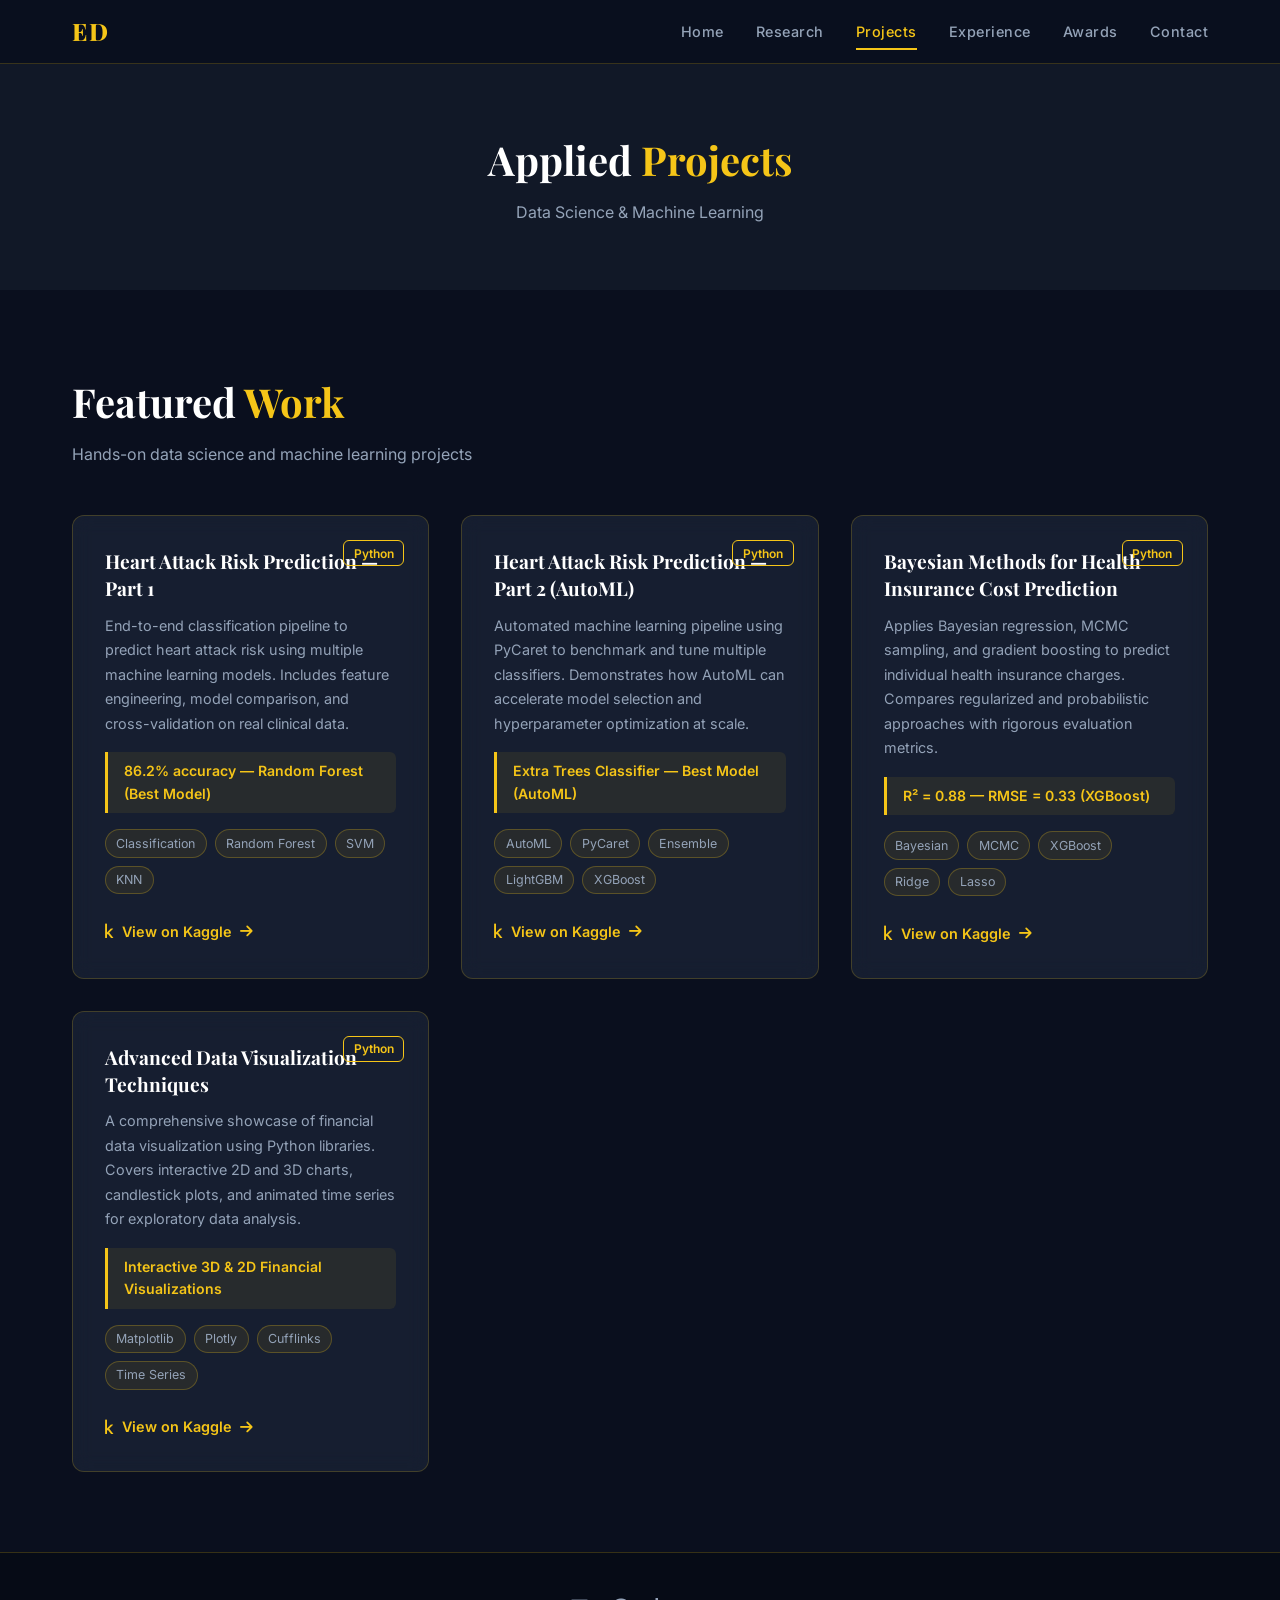
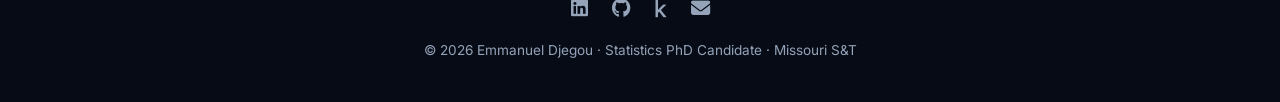
<file: projects.html>
<!DOCTYPE html>
<html lang="en">
<head>
  <meta charset="UTF-8">
  <meta name="viewport" content="width=device-width, initial-scale=1.0">
  <meta name="description" content="Emmanuel Djegou — Data Science and Machine Learning projects on Kaggle and GitHub.">
  <title>Projects | Emmanuel Djegou</title>
  <link rel="preconnect" href="https://fonts.googleapis.com">
  <link rel="preconnect" href="https://fonts.gstatic.com" crossorigin>
  <link href="https://fonts.googleapis.com/css2?family=Inter:wght@300;400;500;600;700&family=Playfair+Display:wght@400;600;700&display=swap" rel="stylesheet">
  <link rel="stylesheet" href="https://cdnjs.cloudflare.com/ajax/libs/font-awesome/6.5.0/css/all.min.css">
  <link rel="stylesheet" href="css/style.css">
  <link rel="stylesheet" href="css/animations.css">
</head>
<body>

  <!-- NAV -->
  <nav class="navbar">
    <div class="nav-container">
      <a href="index.html" class="nav-logo">ED</a>
      <button class="hamburger" aria-label="Toggle menu" aria-expanded="false">
        <span></span><span></span><span></span>
      </button>
      <ul class="nav-links">
        <li><a href="index.html">Home</a></li>
        <li><a href="research.html">Research</a></li>
        <li><a href="projects.html">Projects</a></li>
        <li><a href="experience.html">Experience</a></li>
        <li><a href="awards.html">Awards</a></li>
        <li><a href="contact.html">Contact</a></li>
      </ul>
    </div>
  </nav>

  <!-- PAGE HEADER -->
  <div class="page-header">
    <h1 class="section-title">Applied <span>Projects</span></h1>
    <p class="section-subtitle">Data Science &amp; Machine Learning</p>
  </div>

  <!-- PROJECTS -->
  <section>
    <div class="section-container">
      <h2 class="section-title reveal">Featured <span>Work</span></h2>
      <p class="section-subtitle reveal">Hands-on data science and machine learning projects</p>

      <div class="card-grid">

        <!-- Project 1 -->
        <div class="glass-card reveal reveal-delay-1">
          <span class="card-lang-badge">Python</span>
          <h3 class="card-title">Heart Attack Risk Prediction &mdash; Part 1</h3>
          <p class="card-description">End-to-end classification pipeline to predict heart attack risk using multiple machine learning models. Includes feature engineering, model comparison, and cross-validation on real clinical data.</p>
          <div class="card-result">86.2% accuracy &mdash; Random Forest (Best Model)</div>
          <div class="card-tags">
            <span class="card-tag">Classification</span>
            <span class="card-tag">Random Forest</span>
            <span class="card-tag">SVM</span>
            <span class="card-tag">KNN</span>
          </div>
          <a href="https://www.kaggle.com/code/emmanueldjegou/heart-attack-risk-prediction-part-1"
             class="card-link" target="_blank" rel="noopener">
            <i class="fab fa-kaggle"></i> View on Kaggle <i class="fas fa-arrow-right"></i>
          </a>
        </div>

        <!-- Project 2 -->
        <div class="glass-card reveal reveal-delay-2">
          <span class="card-lang-badge">Python</span>
          <h3 class="card-title">Heart Attack Risk Prediction &mdash; Part 2 (AutoML)</h3>
          <p class="card-description">Automated machine learning pipeline using PyCaret to benchmark and tune multiple classifiers. Demonstrates how AutoML can accelerate model selection and hyperparameter optimization at scale.</p>
          <div class="card-result">Extra Trees Classifier &mdash; Best Model (AutoML)</div>
          <div class="card-tags">
            <span class="card-tag">AutoML</span>
            <span class="card-tag">PyCaret</span>
            <span class="card-tag">Ensemble</span>
            <span class="card-tag">LightGBM</span>
            <span class="card-tag">XGBoost</span>
          </div>
          <a href="https://www.kaggle.com/code/emmanueldjegou/heart-attack-risk-prediction-part-2-automl?scriptVersionId=134990099"
             class="card-link" target="_blank" rel="noopener">
            <i class="fab fa-kaggle"></i> View on Kaggle <i class="fas fa-arrow-right"></i>
          </a>
        </div>

        <!-- Project 3 -->
        <div class="glass-card reveal reveal-delay-3">
          <span class="card-lang-badge">Python</span>
          <h3 class="card-title">Bayesian Methods for Health Insurance Cost Prediction</h3>
          <p class="card-description">Applies Bayesian regression, MCMC sampling, and gradient boosting to predict individual health insurance charges. Compares regularized and probabilistic approaches with rigorous evaluation metrics.</p>
          <div class="card-result">R&sup2; = 0.88 &mdash; RMSE = 0.33 (XGBoost)</div>
          <div class="card-tags">
            <span class="card-tag">Bayesian</span>
            <span class="card-tag">MCMC</span>
            <span class="card-tag">XGBoost</span>
            <span class="card-tag">Ridge</span>
            <span class="card-tag">Lasso</span>
          </div>
          <a href="https://www.kaggle.com/code/emmanueldjegou/bayesian-methods-for-health-insurance-cost"
             class="card-link" target="_blank" rel="noopener">
            <i class="fab fa-kaggle"></i> View on Kaggle <i class="fas fa-arrow-right"></i>
          </a>
        </div>

        <!-- Project 4 -->
        <div class="glass-card reveal reveal-delay-4">
          <span class="card-lang-badge">Python</span>
          <h3 class="card-title">Advanced Data Visualization Techniques</h3>
          <p class="card-description">A comprehensive showcase of financial data visualization using Python libraries. Covers interactive 2D and 3D charts, candlestick plots, and animated time series for exploratory data analysis.</p>
          <div class="card-result">Interactive 3D &amp; 2D Financial Visualizations</div>
          <div class="card-tags">
            <span class="card-tag">Matplotlib</span>
            <span class="card-tag">Plotly</span>
            <span class="card-tag">Cufflinks</span>
            <span class="card-tag">Time Series</span>
          </div>
          <a href="https://www.kaggle.com/code/emmanueldjegou/advanced-financial-data-visualization-techniques"
             class="card-link" target="_blank" rel="noopener">
            <i class="fab fa-kaggle"></i> View on Kaggle <i class="fas fa-arrow-right"></i>
          </a>
        </div>

      </div>
    </div>
  </section>

  <!-- FOOTER -->
  <footer>
    <div class="footer-social">
      <a href="https://linkedin.com/in/emmanuel-djegou-5652b2254" target="_blank" rel="noopener"><i class="fab fa-linkedin"></i></a>
      <a href="https://github.com/EmmanuelMasavoDjegou" target="_blank" rel="noopener"><i class="fab fa-github"></i></a>
      <a href="https://www.kaggle.com/emmanueldjegou" target="_blank" rel="noopener"><i class="fab fa-kaggle"></i></a>
      <a href="mailto:emmanueldjegou5@gmail.com"><i class="fas fa-envelope"></i></a>
    </div>
    <p>&copy; 2026 Emmanuel Djegou &middot; Statistics PhD Candidate &middot; Missouri S&amp;T</p>
  </footer>

  <script src="js/main.js"></script>
</body>
</html>
</file>
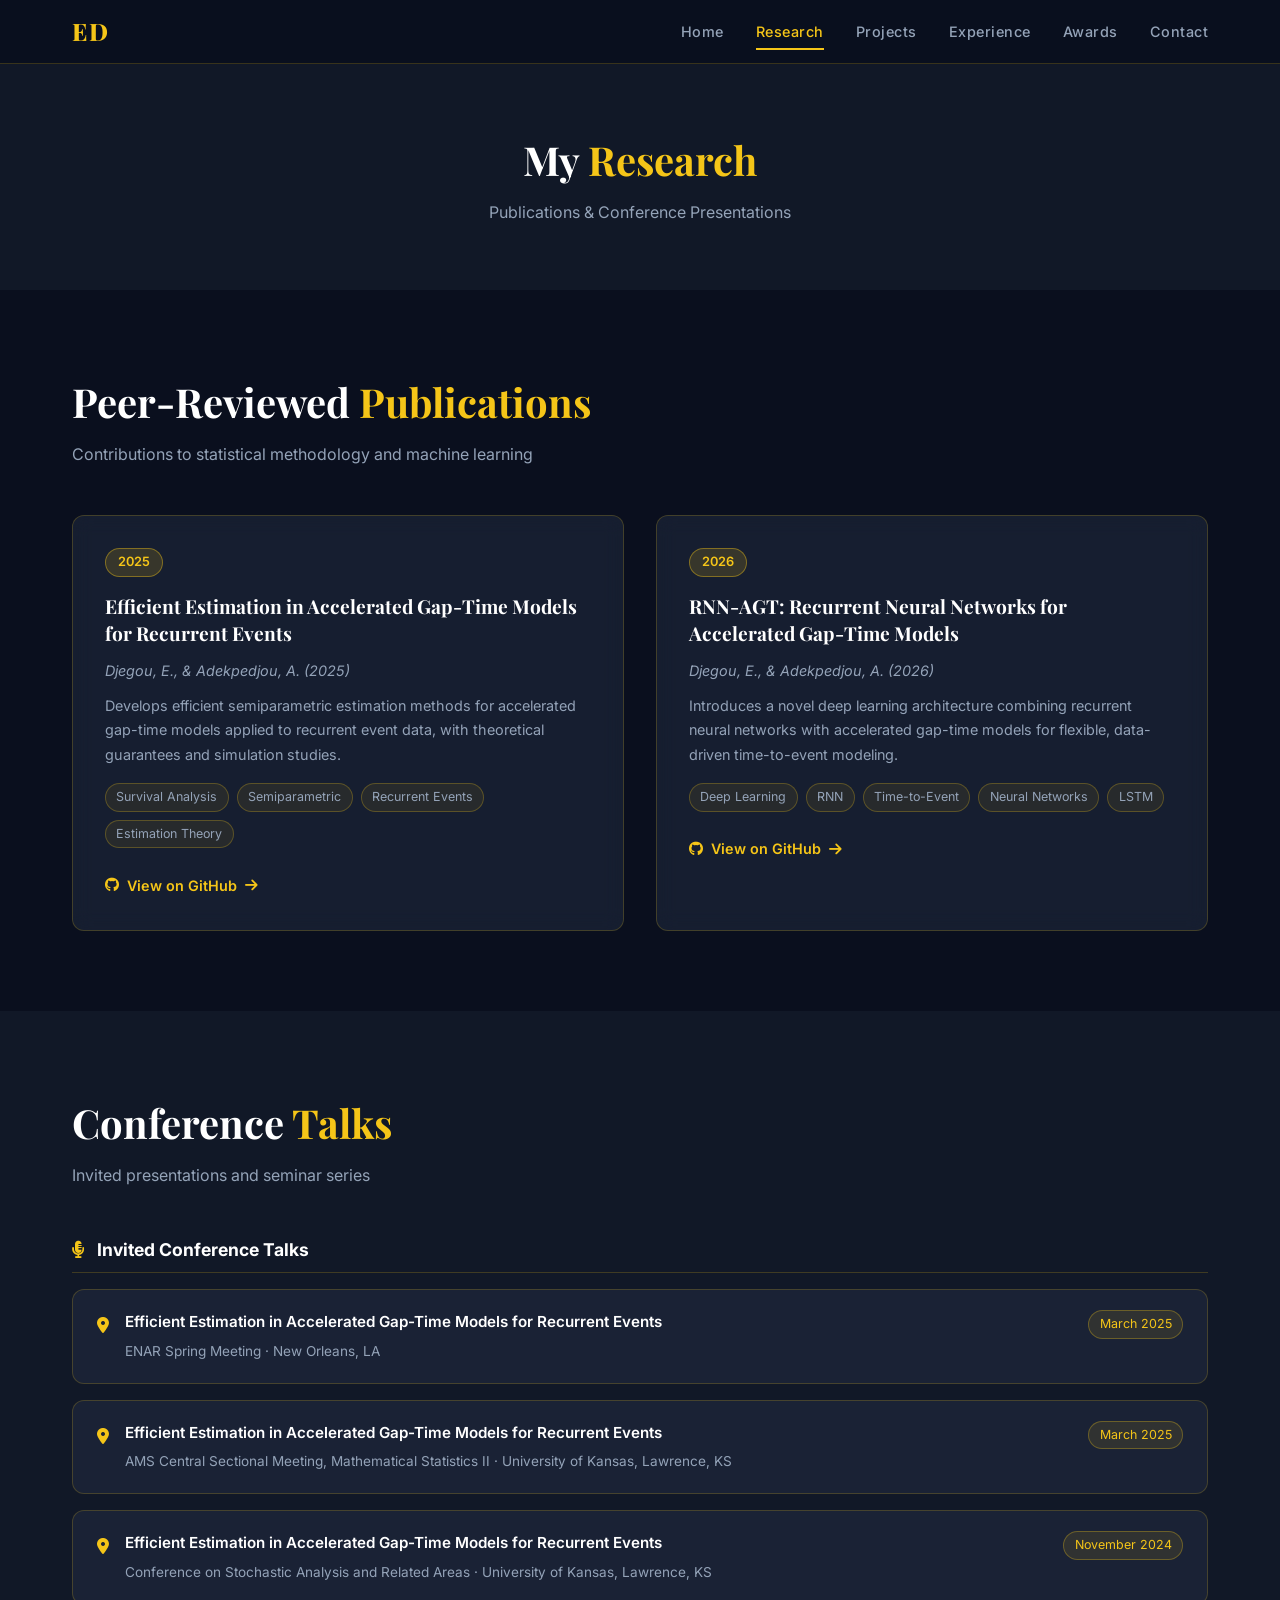
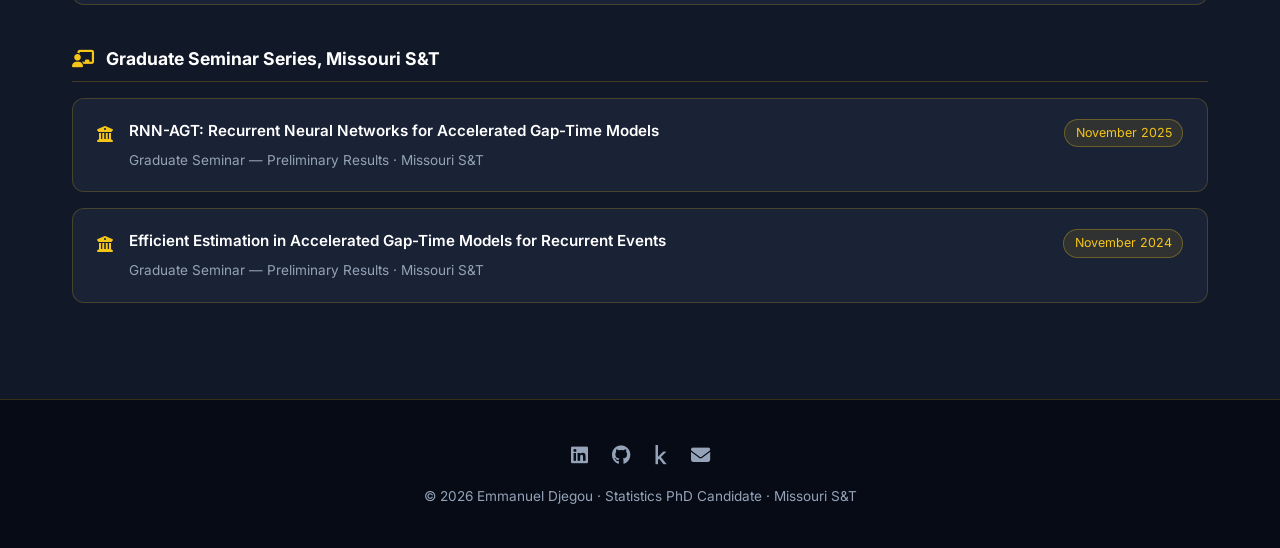
<file: research.html>
<!DOCTYPE html>
<html lang="en">
<head>
  <meta charset="UTF-8">
  <meta name="viewport" content="width=device-width, initial-scale=1.0">
  <meta name="description" content="Emmanuel Djegou — Research publications and conference presentations in survival analysis and deep learning.">
  <title>Research | Emmanuel Djegou</title>
  <link rel="preconnect" href="https://fonts.googleapis.com">
  <link rel="preconnect" href="https://fonts.gstatic.com" crossorigin>
  <link href="https://fonts.googleapis.com/css2?family=Inter:wght@300;400;500;600;700&family=Playfair+Display:wght@400;600;700&display=swap" rel="stylesheet">
  <link rel="stylesheet" href="https://cdnjs.cloudflare.com/ajax/libs/font-awesome/6.5.0/css/all.min.css">
  <link rel="stylesheet" href="css/style.css">
  <link rel="stylesheet" href="css/animations.css">
</head>
<body>

  <!-- NAV -->
  <nav class="navbar">
    <div class="nav-container">
      <a href="index.html" class="nav-logo">ED</a>
      <button class="hamburger" aria-label="Toggle menu" aria-expanded="false">
        <span></span><span></span><span></span>
      </button>
      <ul class="nav-links">
        <li><a href="index.html">Home</a></li>
        <li><a href="research.html">Research</a></li>
        <li><a href="projects.html">Projects</a></li>
        <li><a href="experience.html">Experience</a></li>
        <li><a href="awards.html">Awards</a></li>
        <li><a href="contact.html">Contact</a></li>
      </ul>
    </div>
  </nav>

  <!-- PAGE HEADER -->
  <div class="page-header">
    <h1 class="section-title">My <span>Research</span></h1>
    <p class="section-subtitle">Publications &amp; Conference Presentations</p>
  </div>

  <!-- PUBLICATIONS -->
  <section>
    <div class="section-container">
      <h2 class="section-title reveal">Peer-Reviewed <span>Publications</span></h2>
      <p class="section-subtitle reveal">Contributions to statistical methodology and machine learning</p>
      <div class="card-grid">

        <!-- Publication 1 -->
        <div class="glass-card reveal reveal-delay-1">
          <span class="card-badge">2025</span>
          <h3 class="card-title">Efficient Estimation in Accelerated Gap-Time Models for Recurrent Events</h3>
          <p class="card-authors">Djegou, E., &amp; Adekpedjou, A. (2025)</p>
          <p class="card-description">Develops efficient semiparametric estimation methods for accelerated gap-time models applied to recurrent event data, with theoretical guarantees and simulation studies.</p>
          <div class="card-tags">
            <span class="card-tag">Survival Analysis</span>
            <span class="card-tag">Semiparametric</span>
            <span class="card-tag">Recurrent Events</span>
            <span class="card-tag">Estimation Theory</span>
          </div>
          <a href="https://github.com/EmmanuelMasavoDjegou/Efficient-Estimation-in-Semiparametric-Accelerated-Life-Models/tree/main"
             class="card-link" target="_blank" rel="noopener">
            <i class="fab fa-github"></i> View on GitHub <i class="fas fa-arrow-right"></i>
          </a>
        </div>

        <!-- Publication 2 -->
        <div class="glass-card reveal reveal-delay-2">
          <span class="card-badge">2026</span>
          <h3 class="card-title">RNN-AGT: Recurrent Neural Networks for Accelerated Gap-Time Models</h3>
          <p class="card-authors">Djegou, E., &amp; Adekpedjou, A. (2026)</p>
          <p class="card-description">Introduces a novel deep learning architecture combining recurrent neural networks with accelerated gap-time models for flexible, data-driven time-to-event modeling.</p>
          <div class="card-tags">
            <span class="card-tag">Deep Learning</span>
            <span class="card-tag">RNN</span>
            <span class="card-tag">Time-to-Event</span>
            <span class="card-tag">Neural Networks</span>
            <span class="card-tag">LSTM</span>
          </div>
          <a href="https://github.com/EmmanuelMasavoDjegou/Modeling-Recurrent-Events-Using-Recurrent-Neural-Networks-in-AGTs"
             class="card-link" target="_blank" rel="noopener">
            <i class="fab fa-github"></i> View on GitHub <i class="fas fa-arrow-right"></i>
          </a>
        </div>

      </div>
    </div>
  </section>

  <!-- CONFERENCE TALKS -->
  <section style="background: var(--bg-secondary);">
    <div class="section-container">
      <h2 class="section-title reveal">Conference <span>Talks</span></h2>
      <p class="section-subtitle reveal">Invited presentations and seminar series</p>

      <div class="talks-section">
        <h3 class="reveal"><i class="fas fa-microphone-alt" style="color: var(--accent); margin-right: 0.5rem;"></i> Invited Conference Talks</h3>

        <div class="talk-card reveal reveal-delay-1">
          <div class="talk-icon"><i class="fas fa-map-marker-alt"></i></div>
          <div class="talk-content">
            <p class="talk-title">Efficient Estimation in Accelerated Gap-Time Models for Recurrent Events</p>
            <p class="talk-venue">ENAR Spring Meeting &middot; New Orleans, LA</p>
          </div>
          <span class="talk-date-badge">March 2025</span>
        </div>

        <div class="talk-card reveal reveal-delay-2">
          <div class="talk-icon"><i class="fas fa-map-marker-alt"></i></div>
          <div class="talk-content">
            <p class="talk-title">Efficient Estimation in Accelerated Gap-Time Models for Recurrent Events</p>
            <p class="talk-venue">AMS Central Sectional Meeting, Mathematical Statistics II &middot; University of Kansas, Lawrence, KS</p>
          </div>
          <span class="talk-date-badge">March 2025</span>
        </div>

        <div class="talk-card reveal reveal-delay-3">
          <div class="talk-icon"><i class="fas fa-map-marker-alt"></i></div>
          <div class="talk-content">
            <p class="talk-title">Efficient Estimation in Accelerated Gap-Time Models for Recurrent Events</p>
            <p class="talk-venue">Conference on Stochastic Analysis and Related Areas &middot; University of Kansas, Lawrence, KS</p>
          </div>
          <span class="talk-date-badge">November 2024</span>
        </div>

        <h3 style="margin-top: 2.5rem;"><i class="fas fa-chalkboard-teacher" style="color: var(--accent); margin-right: 0.5rem;"></i> Graduate Seminar Series, Missouri S&amp;T</h3>

        <div class="talk-card reveal reveal-delay-1">
          <div class="talk-icon"><i class="fas fa-university"></i></div>
          <div class="talk-content">
            <p class="talk-title">RNN-AGT: Recurrent Neural Networks for Accelerated Gap-Time Models</p>
            <p class="talk-venue">Graduate Seminar &mdash; Preliminary Results &middot; Missouri S&amp;T</p>
          </div>
          <span class="talk-date-badge">November 2025</span>
        </div>

        <div class="talk-card reveal reveal-delay-2">
          <div class="talk-icon"><i class="fas fa-university"></i></div>
          <div class="talk-content">
            <p class="talk-title">Efficient Estimation in Accelerated Gap-Time Models for Recurrent Events</p>
            <p class="talk-venue">Graduate Seminar &mdash; Preliminary Results &middot; Missouri S&amp;T</p>
          </div>
          <span class="talk-date-badge">November 2024</span>
        </div>
      </div>
    </div>
  </section>

  <!-- FOOTER -->
  <footer>
    <div class="footer-social">
      <a href="https://linkedin.com/in/emmanuel-djegou-5652b2254" target="_blank" rel="noopener"><i class="fab fa-linkedin"></i></a>
      <a href="https://github.com/EmmanuelMasavoDjegou" target="_blank" rel="noopener"><i class="fab fa-github"></i></a>
      <a href="https://www.kaggle.com/emmanueldjegou" target="_blank" rel="noopener"><i class="fab fa-kaggle"></i></a>
      <a href="mailto:emmanueldjegou5@gmail.com"><i class="fas fa-envelope"></i></a>
    </div>
    <p>&copy; 2026 Emmanuel Djegou &middot; Statistics PhD Candidate &middot; Missouri S&amp;T</p>
  </footer>

  <script src="js/main.js"></script>
</body>
</html>
</file>
<file: css/style.css>
/* ============================================================
   Emmanuel Djegou — Portfolio Stylesheet
   ============================================================ */

/* CSS Variables */
:root {
  --bg-primary: #0a0f1e;
  --bg-secondary: #111827;
  --bg-card: #1a2235;
  --accent: #f5c518;
  --accent-hover: #e6b800;
  --text-primary: #e2e8f0;
  --text-secondary: #94a3b8;
  --border: rgba(245, 197, 24, 0.2);
  --glass: rgba(26, 34, 53, 0.8);
  --shadow: 0 8px 32px rgba(0,0,0,0.4);
  --radius: 12px;
  --transition: all 0.3s cubic-bezier(0.4, 0, 0.2, 1);
}

/* ============================================================
   Global Reset & Base
   ============================================================ */
* { box-sizing: border-box; margin: 0; padding: 0; }
html { scroll-behavior: smooth; }
body { font-family: 'Inter', sans-serif; background: var(--bg-primary); color: var(--text-primary); line-height: 1.6; -webkit-font-smoothing: antialiased; }
::selection { background: var(--accent); color: #0a0f1e; }
a { color: inherit; text-decoration: none; }
img { max-width: 100%; display: block; }

/* ============================================================
   Navigation
   ============================================================ */
.navbar { position: fixed; top: 0; left: 0; right: 0; height: 64px; background: rgba(10,15,30,0.95); backdrop-filter: blur(10px); -webkit-backdrop-filter: blur(10px); border-bottom: 1px solid var(--border); z-index: 1000; transition: var(--transition); }
.navbar.scrolled { background: rgba(10,15,30,0.99); box-shadow: 0 4px 20px rgba(0,0,0,0.5); }
.nav-container { max-width: 1200px; margin: 0 auto; padding: 0 2rem; height: 100%; display: flex; align-items: center; justify-content: space-between; }
.nav-logo { font-family: 'Playfair Display', serif; color: var(--accent); font-size: 1.5rem; font-weight: 800; letter-spacing: 2px; text-decoration: none; }
.nav-links { display: flex; gap: 2rem; list-style: none; }
.nav-links a { color: var(--text-secondary); text-decoration: none; font-size: 0.9rem; font-weight: 500; letter-spacing: 0.5px; padding: 0.5rem 0; border-bottom: 2px solid transparent; transition: var(--transition); }
.nav-links a:hover, .nav-links a.active { color: var(--accent); border-bottom-color: var(--accent); }
.hamburger { display: none; flex-direction: column; justify-content: space-between; width: 28px; height: 20px; background: none; border: none; cursor: pointer; padding: 0; }
.hamburger span { display: block; height: 2px; background: var(--text-primary); border-radius: 2px; transition: var(--transition); }
.hamburger.open span:nth-child(1) { transform: translateY(9px) rotate(45deg); }
.hamburger.open span:nth-child(2) { opacity: 0; }
.hamburger.open span:nth-child(3) { transform: translateY(-9px) rotate(-45deg); }

@media (max-width: 768px) {
  .hamburger { display: flex; }
  .nav-links { position: fixed; top: 64px; left: 0; right: 0; background: rgba(10,15,30,0.98); backdrop-filter: blur(10px); flex-direction: column; align-items: center; gap: 0; padding: 0; max-height: 0; overflow: hidden; transition: max-height 0.3s ease, padding 0.3s ease; border-bottom: 1px solid var(--border); }
  .nav-links.nav-open { max-height: 400px; padding: 1rem 0; }
  .nav-links li { width: 100%; text-align: center; }
  .nav-links a { display: block; padding: 0.9rem 2rem; border-bottom: none; border-top: 1px solid rgba(255,255,255,0.05); }
  .nav-links a:hover, .nav-links a.active { background: rgba(245,197,24,0.1); border-bottom: none; }
}

/* ============================================================
   Hero Section
   ============================================================ */
.hero { min-height: 100vh; display: flex; align-items: center; justify-content: center; text-align: center; background: linear-gradient(135deg, #0a0f1e, #0d1b3e, #0a0f1e, #1a0f2e); background-size: 400% 400%; animation: gradientShift 15s ease infinite; position: relative; overflow: hidden; }
.hero::before { content: ''; position: absolute; inset: 0; background: radial-gradient(ellipse at center, rgba(245,197,24,0.05) 0%, transparent 70%); pointer-events: none; }
.hero-content { position: relative; z-index: 1; padding: 6rem 2rem 2rem; max-width: 800px; }

/* Profile photo in hero */
.hero-photo-wrapper { display: flex; justify-content: center; margin-bottom: 1.5rem; }
.hero-photo { width: 140px; height: 140px; border-radius: 50%; object-fit: cover; object-position: top center; border: 4px solid var(--accent); box-shadow: 0 0 0 6px rgba(245,197,24,0.15), 0 16px 40px rgba(0,0,0,0.5); transition: var(--transition); }
.hero-photo:hover { transform: scale(1.04); box-shadow: 0 0 0 8px rgba(245,197,24,0.25), 0 20px 50px rgba(0,0,0,0.6); }

.hero-eyebrow { font-size: 0.85rem; text-transform: uppercase; letter-spacing: 3px; color: var(--accent); margin-bottom: 1rem; font-weight: 500; }
.hero-name { font-family: 'Playfair Display', serif; font-size: clamp(2.5rem, 6vw, 5rem); font-weight: 700; color: white; margin-bottom: 1rem; line-height: 1.1; }
.hero-subtitle-wrapper { font-size: clamp(1rem, 2.5vw, 1.4rem); color: var(--accent); min-height: 2em; margin-bottom: 0.5rem; display: flex; align-items: center; justify-content: center; }
.hero-location { color: var(--text-secondary); margin: 1rem 0; font-size: 0.95rem; }
.hero-location i { color: var(--accent); margin-right: 0.3rem; }
.hero-cta { display: flex; gap: 1rem; justify-content: center; flex-wrap: wrap; margin-top: 2rem; }

.btn-primary { background: var(--accent); color: #0a0f1e; padding: 0.8rem 2rem; border-radius: 50px; font-weight: 600; font-size: 0.95rem; border: none; cursor: pointer; transition: var(--transition); text-decoration: none; display: inline-flex; align-items: center; gap: 0.5rem; }
.btn-primary:hover { background: var(--accent-hover); transform: translateY(-2px); box-shadow: 0 8px 25px rgba(245,197,24,0.4); color: #0a0f1e; }
.btn-secondary { background: transparent; color: var(--accent); padding: 0.8rem 2rem; border-radius: 50px; font-weight: 600; font-size: 0.95rem; border: 2px solid var(--accent); cursor: pointer; transition: var(--transition); text-decoration: none; display: inline-flex; align-items: center; gap: 0.5rem; }
.btn-secondary:hover { background: var(--accent); color: #0a0f1e; transform: translateY(-2px); box-shadow: 0 8px 25px rgba(245,197,24,0.3); }

.hero-social { display: flex; gap: 1.5rem; justify-content: center; margin-top: 2rem; }
.hero-social a { color: var(--text-secondary); font-size: 1.5rem; transition: var(--transition); display: inline-block; }
.hero-social a:hover { color: var(--accent); transform: translateY(-3px); }

/* ============================================================
   Section Base Styles
   ============================================================ */
section { padding: 5rem 0; }
.section-container { max-width: 1200px; margin: 0 auto; padding: 0 2rem; }
.section-title { font-family: 'Playfair Display', serif; font-size: clamp(1.8rem, 4vw, 2.5rem); color: white; margin-bottom: 0.5rem; }
.section-title span { color: var(--accent); }
.section-subtitle { color: var(--text-secondary); margin-bottom: 3rem; font-size: 1rem; }
.about-section, .skills-section, .contact-section { background: var(--bg-secondary); }
.stats-section { background: var(--bg-primary); }

/* ============================================================
   About Section
   ============================================================ */
.about-grid { display: grid; grid-template-columns: 1fr 1fr; gap: 4rem; align-items: start; }
.about-text p { color: var(--text-secondary); margin-bottom: 0.5rem; line-height: 1.8; }
.about-highlights { display: flex; flex-direction: column; gap: 1.25rem; }

/* Profile photo in about */
.about-photo-card { display: flex; justify-content: center; margin-bottom: 0.5rem; }
.about-photo { width: 160px; height: 160px; border-radius: 50%; object-fit: cover; object-position: top center; border: 4px solid var(--accent); box-shadow: 0 0 0 6px rgba(245,197,24,0.12), var(--shadow); transition: var(--transition); }
.about-photo:hover { transform: scale(1.04); box-shadow: 0 0 0 8px rgba(245,197,24,0.22), 0 20px 50px rgba(0,0,0,0.5); }

.highlight-item { display: flex; align-items: center; gap: 1rem; background: var(--bg-card); border: 1px solid var(--border); border-radius: var(--radius); padding: 1.25rem; transition: var(--transition); }
.highlight-item:hover { border-color: var(--accent); transform: translateX(4px); }
.highlight-item > i { font-size: 1.2rem; color: var(--accent); background: rgba(245,197,24,0.1); width: 40px; height: 40px; border-radius: 50%; display: flex; align-items: center; justify-content: center; flex-shrink: 0; }
.highlight-item div h4 { color: white; font-size: 0.95rem; font-weight: 600; margin-bottom: 0.2rem; }
.highlight-item div p { color: var(--text-secondary); font-size: 0.85rem; }

@media (max-width: 768px) {
  .about-grid { grid-template-columns: 1fr; gap: 2rem; }
  .hero-photo { width: 110px; height: 110px; }
  .about-photo { width: 130px; height: 130px; }
}

/* ============================================================
   Stats Section
   ============================================================ */
.stats-grid { display: grid; grid-template-columns: repeat(4, 1fr); gap: 1.5rem; }
.stat-card { background: var(--bg-card); border: 1px solid var(--border); border-radius: var(--radius); padding: 2rem; text-align: center; transition: var(--transition); }
.stat-card:hover { border-color: var(--accent); transform: translateY(-4px); box-shadow: 0 12px 30px rgba(245,197,24,0.15); }
.stat-number { font-family: 'Playfair Display', serif; font-size: 2.5rem; font-weight: 700; color: var(--accent); }
.stat-label { color: var(--text-secondary); font-size: 0.85rem; text-transform: uppercase; letter-spacing: 1px; margin-top: 0.5rem; }
@media (max-width: 768px) { .stats-grid { grid-template-columns: repeat(2, 1fr); } }
@media (max-width: 480px) { .stats-grid { grid-template-columns: 1fr; } }

/* ============================================================
   Skills Section
   ============================================================ */
.skills-grid { display: grid; grid-template-columns: repeat(2, 1fr); gap: 1.5rem; }
.skill-category { background: var(--bg-card); border: 1px solid var(--border); border-radius: var(--radius); padding: 1.5rem; transition: var(--transition); }
.skill-category:hover { border-color: var(--accent); }
.skill-category h3 { color: var(--accent); margin-bottom: 1rem; font-size: 0.85rem; text-transform: uppercase; letter-spacing: 1.5px; display: flex; align-items: center; gap: 0.5rem; }
.skill-tags { display: flex; flex-wrap: wrap; gap: 0.5rem; }
.skill-tag { background: rgba(245,197,24,0.1); color: var(--text-primary); border: 1px solid rgba(245,197,24,0.3); border-radius: 20px; padding: 0.3rem 0.8rem; font-size: 0.8rem; transition: var(--transition); }
.skill-tag:hover { background: rgba(245,197,24,0.2); border-color: var(--accent); }
@media (max-width: 768px) { .skills-grid { grid-template-columns: 1fr; } }

/* ============================================================
   Glassmorphism Cards
   ============================================================ */
.glass-card { background: var(--glass); backdrop-filter: blur(10px); -webkit-backdrop-filter: blur(10px); border: 1px solid var(--border); border-radius: var(--radius); padding: 2rem; transition: var(--transition); position: relative; }
.glass-card:hover { transform: translateY(-4px); border-color: var(--accent); box-shadow: 0 16px 40px rgba(245,197,24,0.15); }
.card-grid { display: grid; grid-template-columns: repeat(auto-fit, minmax(350px, 1fr)); gap: 2rem; }
.card-badge { display: inline-block; background: rgba(245,197,24,0.15); color: var(--accent); border: 1px solid rgba(245,197,24,0.4); border-radius: 20px; padding: 0.2rem 0.75rem; font-size: 0.8rem; font-weight: 600; margin-bottom: 1rem; }
.card-title { font-family: 'Playfair Display', serif; font-size: 1.2rem; color: white; margin-bottom: 0.75rem; line-height: 1.4; }
.card-authors { color: var(--text-secondary); font-size: 0.9rem; margin-bottom: 0.75rem; font-style: italic; }
.card-description { color: var(--text-secondary); font-size: 0.9rem; line-height: 1.7; margin-bottom: 1rem; }
.card-tags { display: flex; flex-wrap: wrap; gap: 0.5rem; margin-bottom: 1.5rem; }
.card-tag { background: rgba(245,197,24,0.08); color: var(--text-secondary); border: 1px solid rgba(245,197,24,0.25); border-radius: 20px; padding: 0.2rem 0.65rem; font-size: 0.78rem; }
.card-link { display: inline-flex; align-items: center; gap: 0.5rem; color: var(--accent); font-weight: 600; font-size: 0.9rem; transition: var(--transition); }
.card-link:hover { gap: 0.75rem; color: var(--accent-hover); }
.card-lang-badge { position: absolute; top: 1.5rem; right: 1.5rem; background: transparent; color: var(--accent); border: 1px solid var(--accent); border-radius: 6px; padding: 0.15rem 0.6rem; font-size: 0.75rem; font-weight: 600; }
.card-result { background: rgba(245,197,24,0.08); border-left: 3px solid var(--accent); padding: 0.5rem 1rem; border-radius: 0 6px 6px 0; font-size: 0.88rem; color: var(--accent); font-weight: 600; margin-bottom: 1rem; }
@media (max-width: 768px) { .card-grid { grid-template-columns: 1fr; } }

/* ============================================================
   Timeline (Experience)
   ============================================================ */
.timeline { position: relative; padding-left: 2rem; }
.timeline::before { content: ''; position: absolute; left: 0; top: 0; bottom: 0; width: 2px; background: linear-gradient(to bottom, var(--accent), transparent); }
.timeline-item { position: relative; padding-left: 2rem; padding-bottom: 3rem; }
.timeline-item:last-child { padding-bottom: 0; }
.timeline-item::before { content: ''; position: absolute; left: -2.45rem; top: 0.4rem; width: 14px; height: 14px; border-radius: 50%; background: var(--accent); border: 3px solid var(--bg-primary); box-shadow: 0 0 0 3px rgba(245,197,24,0.3); }
.timeline-header { display: flex; justify-content: space-between; align-items: flex-start; flex-wrap: wrap; gap: 1rem; margin-bottom: 0.75rem; }
.timeline-role { font-size: 1.1rem; font-weight: 600; color: white; margin-bottom: 0.25rem; }
.timeline-company { color: var(--accent); font-size: 0.9rem; font-weight: 500; }
.timeline-meta { text-align: right; }
.timeline-date { color: var(--text-secondary); font-size: 0.85rem; white-space: nowrap; display: block; }
.timeline-location { color: var(--text-secondary); font-size: 0.82rem; display: block; margin-top: 0.2rem; }
.timeline-body { background: var(--bg-card); border: 1px solid var(--border); border-radius: var(--radius); padding: 1.25rem 1.5rem; }
.timeline-item ul { list-style: none; }
.timeline-item ul li { color: var(--text-secondary); font-size: 0.9rem; padding: 0.3rem 0 0.3rem 1.2rem; position: relative; }
.timeline-item ul li::before { content: '▸'; position: absolute; left: 0; color: var(--accent); }

/* ============================================================
   Education
   ============================================================ */
.edu-card { background: var(--bg-card); border: 1px solid var(--border); border-radius: var(--radius); padding: 1.75rem; transition: var(--transition); }
.edu-card:hover { border-color: var(--accent); }
.edu-degree { font-family: 'Playfair Display', serif; font-size: 1.15rem; color: white; margin-bottom: 0.3rem; }
.edu-school { color: var(--accent); font-size: 0.9rem; font-weight: 500; margin-bottom: 0.5rem; }
.edu-date { color: var(--text-secondary); font-size: 0.85rem; margin-bottom: 1rem; }
.edu-details { color: var(--text-secondary); font-size: 0.88rem; line-height: 1.7; }
.edu-details li { list-style: none; padding-left: 1.2rem; position: relative; margin-bottom: 0.3rem; }
.edu-details li::before { content: '▸'; position: absolute; left: 0; color: var(--accent); font-size: 0.8rem; }
.coursework-grid { display: grid; grid-template-columns: 1fr 1fr; gap: 0.25rem 1rem; margin-top: 0.75rem; }

/* ============================================================
   Awards Grid
   ============================================================ */
.awards-grid { display: grid; grid-template-columns: repeat(auto-fit, minmax(280px, 1fr)); gap: 1.5rem; }
.award-card { background: var(--bg-card); border: 1px solid var(--border); border-radius: var(--radius); padding: 1.5rem; border-left: 4px solid var(--accent); transition: var(--transition); }
.award-card:hover { transform: translateY(-3px); box-shadow: var(--shadow); }
.award-title { color: white; font-weight: 600; font-size: 0.95rem; margin-bottom: 0.4rem; }
.award-org { color: var(--text-secondary); font-size: 0.85rem; margin-bottom: 0.4rem; }
.award-date { color: var(--accent); font-size: 0.85rem; font-weight: 600; }
.cert-card { background: var(--bg-card); border: 1px solid var(--border); border-radius: var(--radius); padding: 1.5rem; border-left: 4px solid #4a9eff; transition: var(--transition); }
.cert-card:hover { transform: translateY(-3px); box-shadow: var(--shadow); }
.cert-title { color: white; font-weight: 600; font-size: 0.95rem; margin-bottom: 0.4rem; }
.cert-issuer { color: var(--text-secondary); font-size: 0.85rem; margin-bottom: 0.4rem; }
.cert-date { color: #4a9eff; font-size: 0.85rem; font-weight: 600; }

/* ============================================================
   Conference Talks
   ============================================================ */
.talks-section h3 { font-size: 1.1rem; color: white; margin: 2rem 0 1rem; padding-bottom: 0.5rem; border-bottom: 1px solid var(--border); }
.talks-section h3:first-child { margin-top: 0; }
.talk-card { background: var(--bg-card); border: 1px solid var(--border); border-radius: var(--radius); padding: 1.25rem 1.5rem; margin-bottom: 1rem; display: flex; align-items: flex-start; gap: 1rem; transition: var(--transition); }
.talk-card:hover { border-color: var(--accent); transform: translateX(4px); }
.talk-icon { color: var(--accent); font-size: 1rem; margin-top: 0.2rem; flex-shrink: 0; }
.talk-content { flex: 1; }
.talk-title { color: white; font-weight: 600; font-size: 0.95rem; margin-bottom: 0.4rem; }
.talk-venue { color: var(--text-secondary); font-size: 0.85rem; }
.talk-date-badge { background: rgba(245,197,24,0.1); color: var(--accent); border: 1px solid rgba(245,197,24,0.3); border-radius: 20px; padding: 0.2rem 0.65rem; font-size: 0.78rem; white-space: nowrap; flex-shrink: 0; }

/* ============================================================
   Page Header (inner pages)
   ============================================================ */
.page-header { padding: 8rem 2rem 4rem; background: var(--bg-secondary); text-align: center; }
.page-header .section-subtitle { margin-bottom: 0; }

/* ============================================================
   Contact
   ============================================================ */
.contact-grid { display: grid; grid-template-columns: 1fr 1fr; gap: 3rem; }
@media (max-width: 768px) { .contact-grid { grid-template-columns: 1fr; } }
.contact-card { background: var(--bg-card); border: 1px solid var(--border); border-radius: var(--radius); padding: 1.25rem; display: flex; align-items: center; gap: 1rem; margin-bottom: 1rem; transition: var(--transition); }
.contact-card:hover { border-color: var(--accent); transform: translateX(4px); }
.contact-icon { width: 48px; height: 48px; background: rgba(245,197,24,0.1); border-radius: 50%; display: flex; align-items: center; justify-content: center; color: var(--accent); font-size: 1.2rem; flex-shrink: 0; }
.contact-label { color: var(--text-secondary); font-size: 0.8rem; text-transform: uppercase; letter-spacing: 1px; display: block; margin-bottom: 0.2rem; }
.contact-value { color: white; font-size: 0.95rem; }
.contact-value:hover { color: var(--accent); }
.contact-form { display: flex; flex-direction: column; gap: 1rem; }
.form-group { display: flex; flex-direction: column; gap: 0.4rem; }
.form-group label { color: var(--text-secondary); font-size: 0.85rem; font-weight: 500; }
.form-group input, .form-group textarea { background: var(--bg-card); border: 1px solid var(--border); border-radius: 8px; padding: 0.875rem 1rem; color: var(--text-primary); font-family: 'Inter', sans-serif; font-size: 0.95rem; width: 100%; outline: none; transition: var(--transition); }
.form-group input:focus, .form-group textarea:focus { border-color: var(--accent); box-shadow: 0 0 0 3px rgba(245,197,24,0.1); }
.form-group input::placeholder, .form-group textarea::placeholder { color: var(--text-secondary); opacity: 0.6; }
.form-group textarea { resize: vertical; min-height: 140px; }

/* ============================================================
   Footer
   ============================================================ */
footer { background: #060b16; border-top: 1px solid var(--border); padding: 2.5rem 2rem; text-align: center; }
.footer-social { display: flex; justify-content: center; gap: 1.5rem; margin-bottom: 1rem; }
.footer-social a { color: var(--text-secondary); font-size: 1.2rem; transition: var(--transition); display: inline-block; }
.footer-social a:hover { color: var(--accent); transform: translateY(-3px); }
footer p { color: var(--text-secondary); font-size: 0.85rem; }
</file>
<file: css/animations.css>
/* Fade-in-up animation for scroll reveal */
.reveal {
  opacity: 0;
  transform: translateY(30px);
  transition: opacity 0.7s ease, transform 0.7s ease;
}
.reveal.visible {
  opacity: 1;
  transform: translateY(0);
}

/* Stagger delays for grid items */
.reveal-delay-1 { transition-delay: 0.1s; }
.reveal-delay-2 { transition-delay: 0.2s; }
.reveal-delay-3 { transition-delay: 0.3s; }
.reveal-delay-4 { transition-delay: 0.4s; }

/* Hero gradient animation */
@keyframes gradientShift {
  0% { background-position: 0% 50%; }
  50% { background-position: 100% 50%; }
  100% { background-position: 0% 50%; }
}

/* Typing cursor blink */
@keyframes blink {
  0%, 100% { opacity: 1; }
  50% { opacity: 0; }
}
.typing-cursor {
  display: inline-block;
  width: 3px;
  height: 1.2em;
  background: var(--accent);
  margin-left: 4px;
  vertical-align: middle;
  animation: blink 1s infinite;
}

/* Pulse glow for accent elements */
@keyframes pulseGlow {
  0%, 100% { box-shadow: 0 0 8px rgba(245,197,24,0.3); }
  50% { box-shadow: 0 0 20px rgba(245,197,24,0.6); }
}

/* Page fade transition */
@keyframes pageFadeIn {
  from { opacity: 0; }
  to { opacity: 1; }
}
body {
  animation: pageFadeIn 0.4s ease;
}
body.fade-out {
  opacity: 0;
  transition: opacity 0.3s ease;
}

/* Shimmer effect for stat numbers */
@keyframes shimmer {
  0% { background-position: -200% center; }
  100% { background-position: 200% center; }
}

/* Float animation for hero elements */
@keyframes float {
  0%, 100% { transform: translateY(0px); }
  50% { transform: translateY(-8px); }
}
</file>
